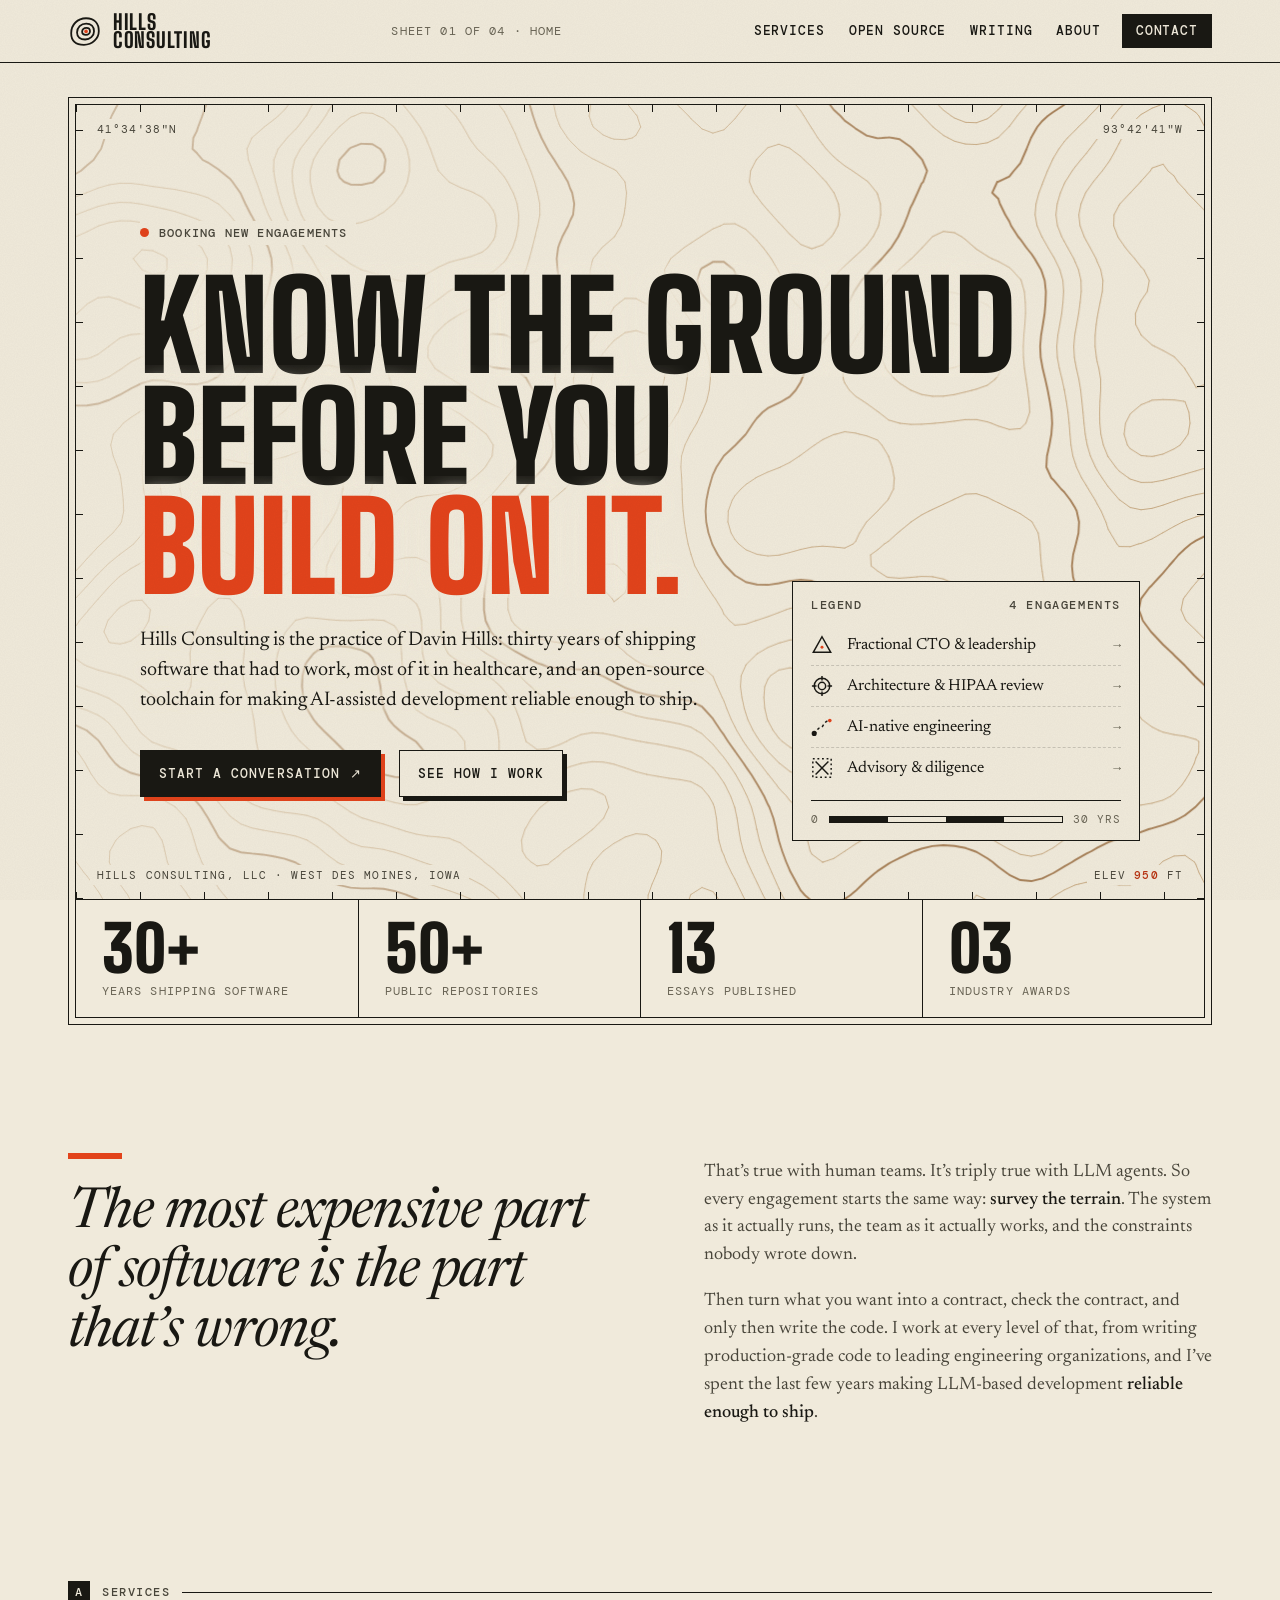
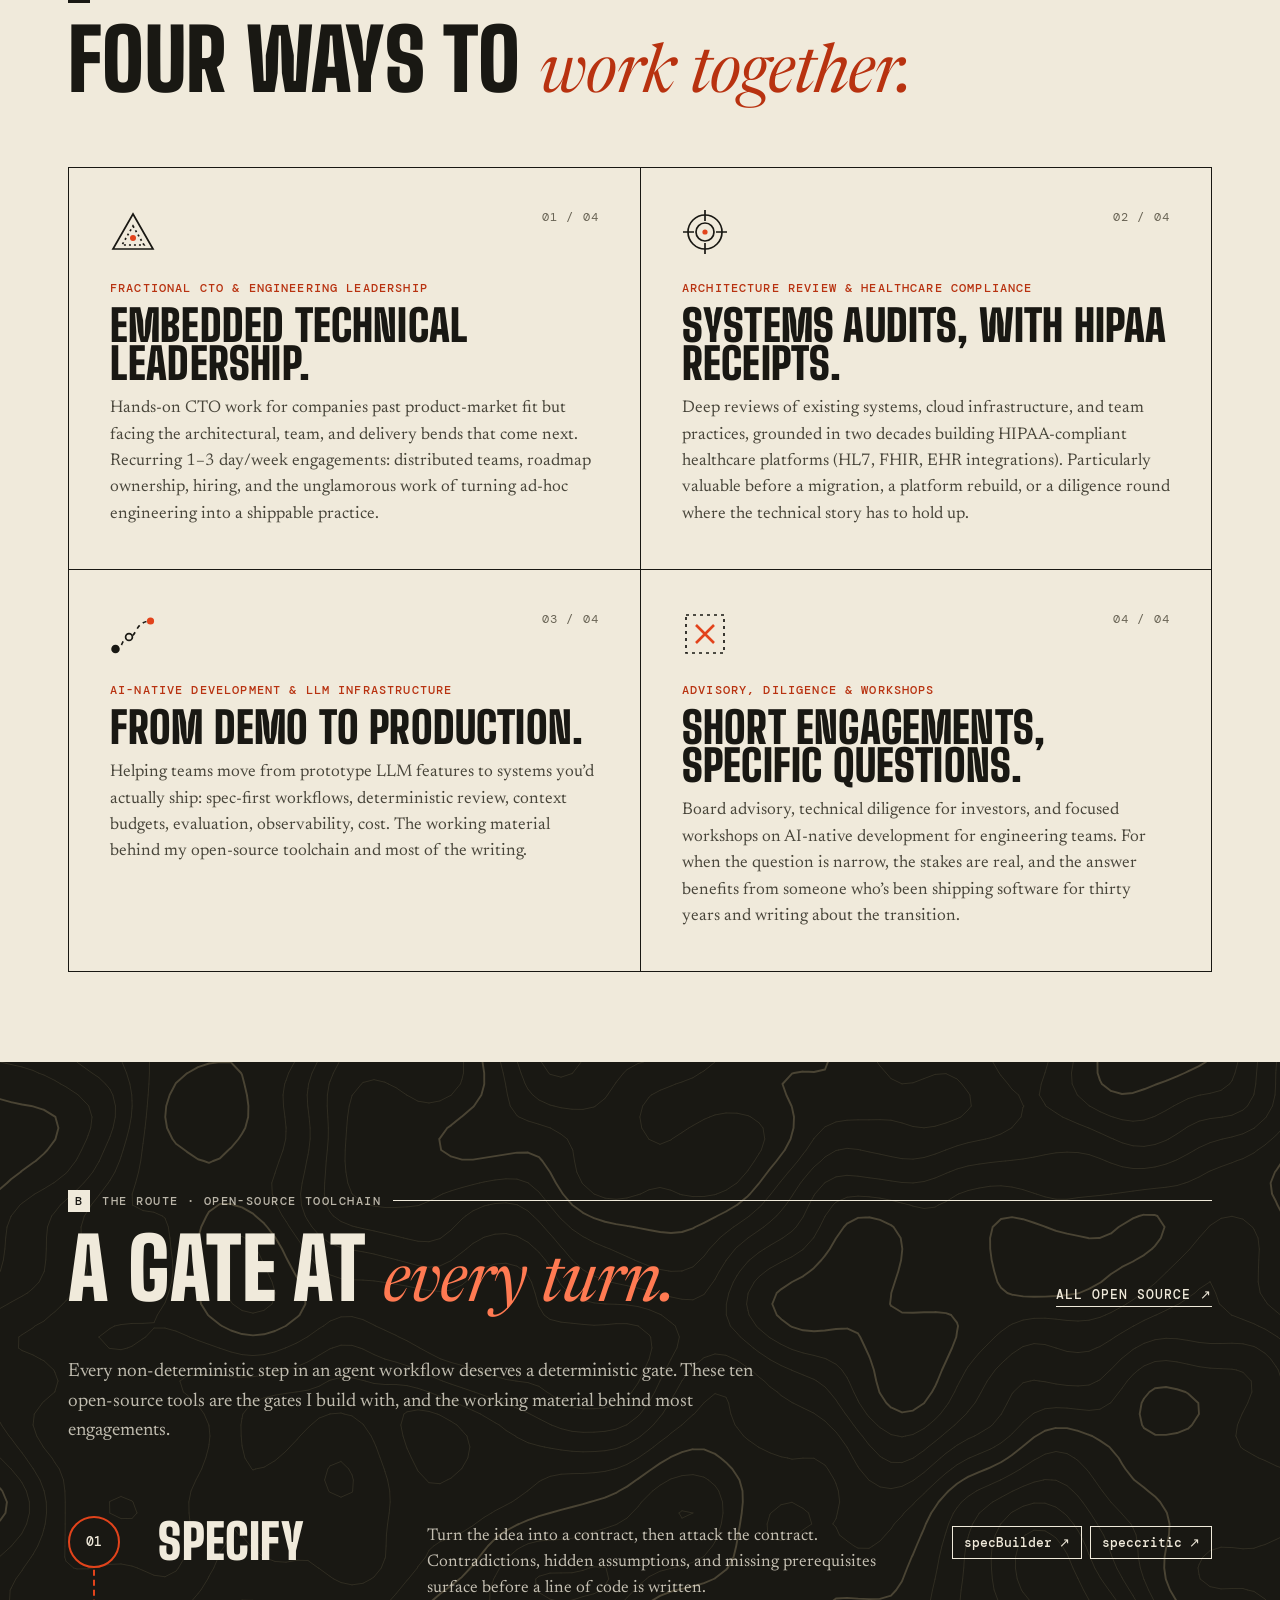
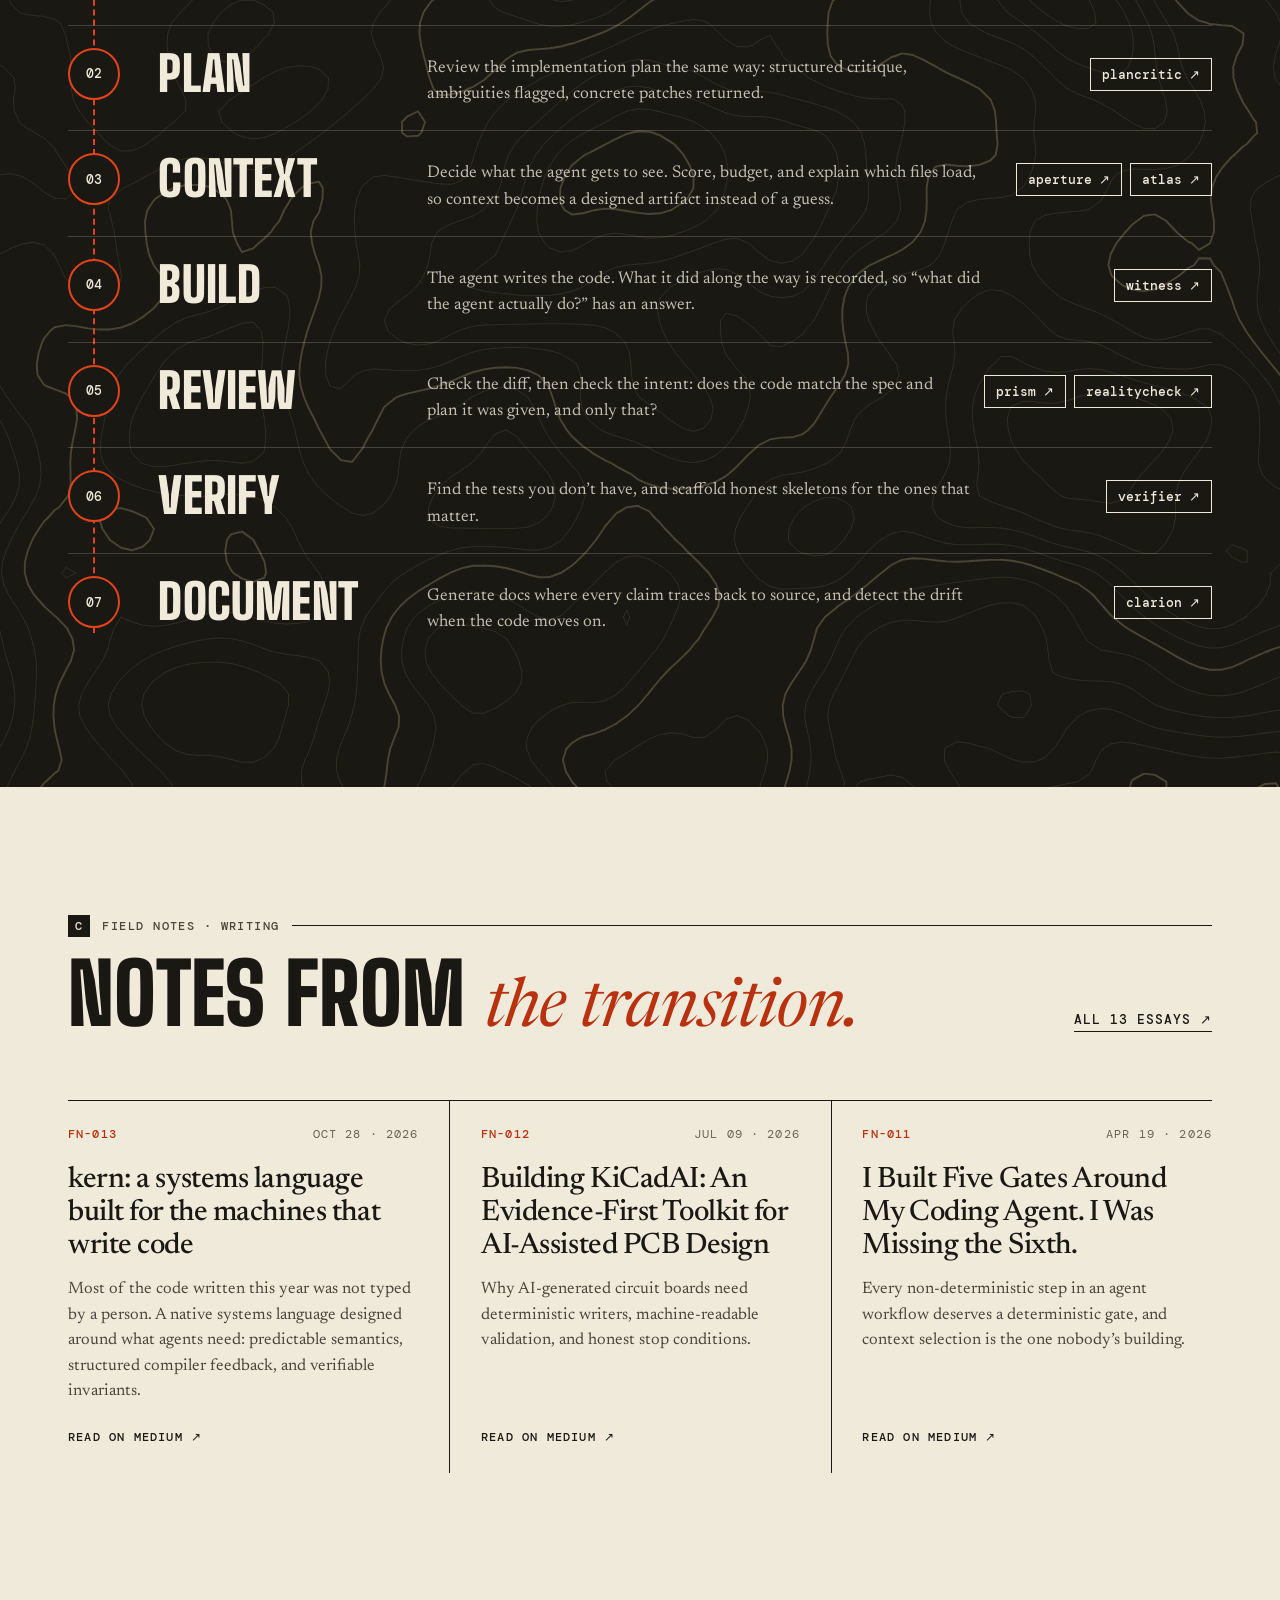
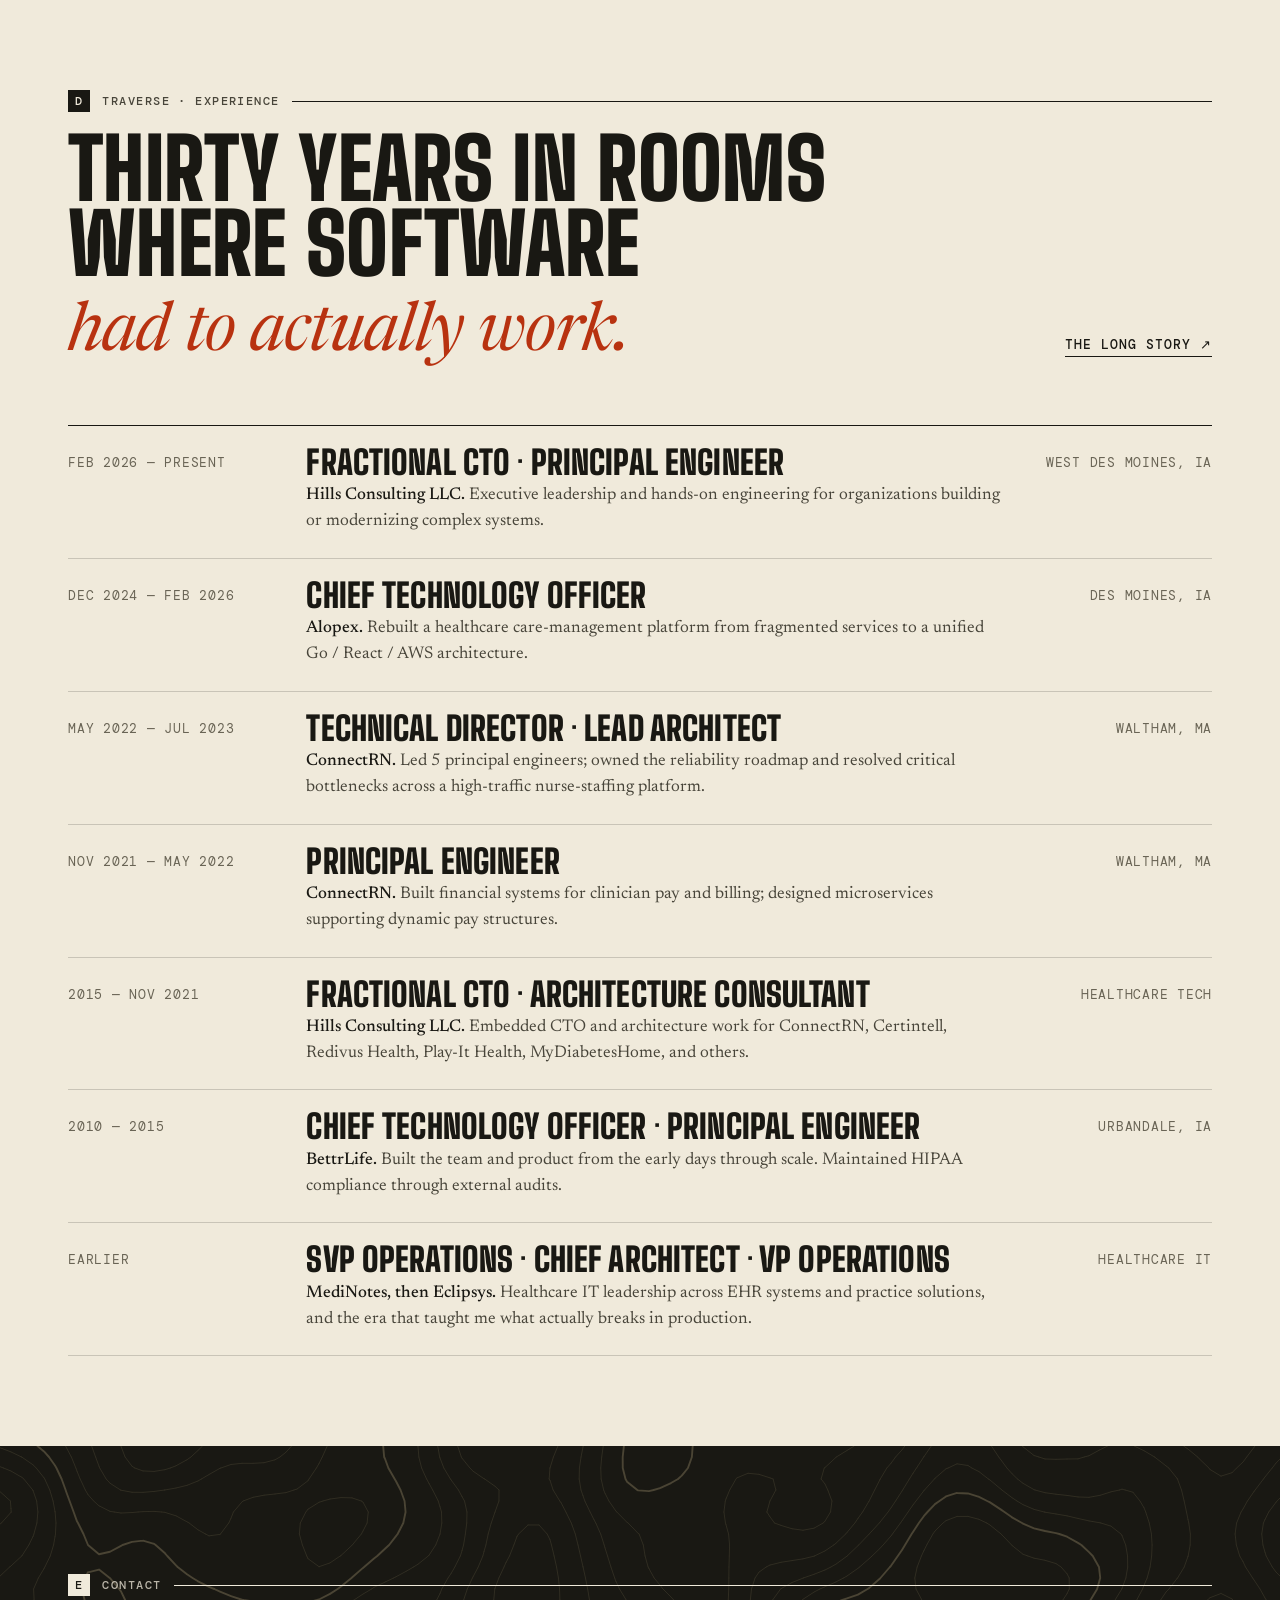
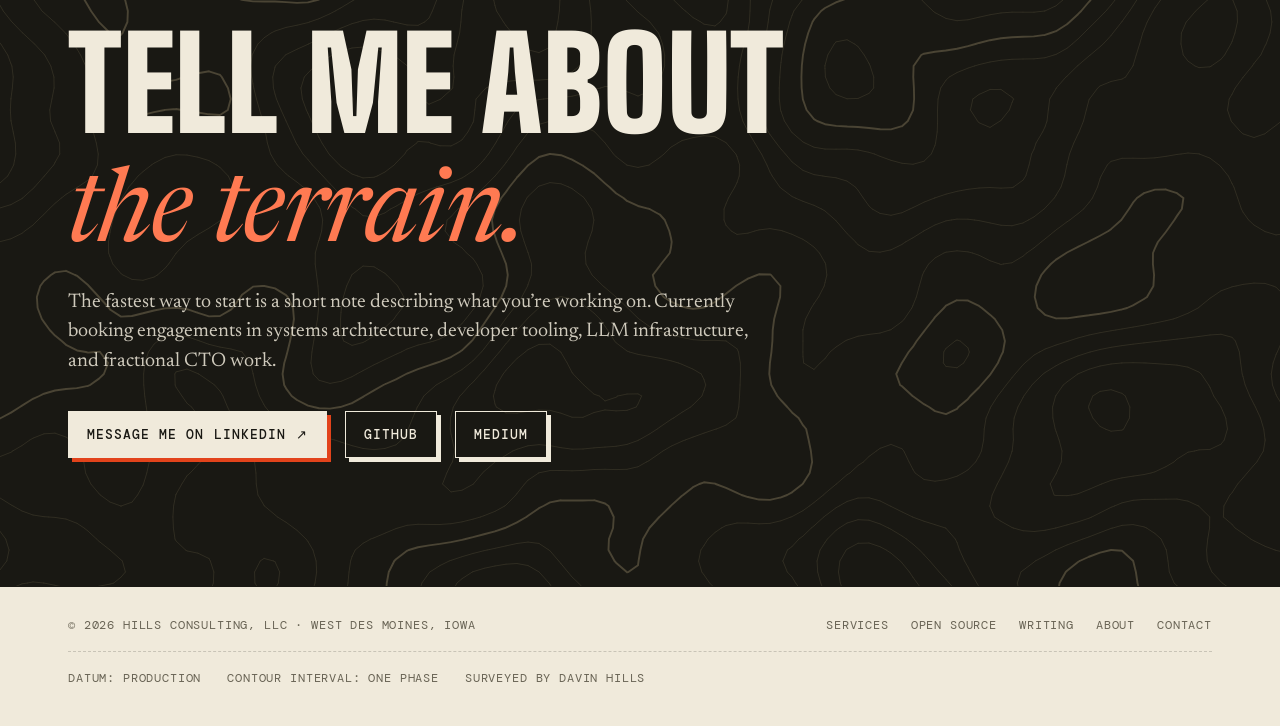
<file: index.html>
<!doctype html>
<html lang="en">
<head>
<meta charset="utf-8">
<meta name="viewport" content="width=device-width,initial-scale=1">
<title>Hills Consulting — Fractional CTO, architecture &amp; AI-native engineering</title>
<meta name="description" content="Hills Consulting is the practice of Davin Hills: fractional CTO, architecture review, and AI-native engineering for teams building software that has to work. West Des Moines, Iowa.">
<meta property="og:title" content="Hills Consulting — Know the ground before you build on it.">
<meta property="og:description" content="Fractional CTO, architecture review, and AI-native engineering from Davin Hills. Thirty years of shipping software that had to work.">
<meta property="og:type" content="website">
<meta name="theme-color" content="#f0eadb">
<link rel="icon" href="favicon.svg" type="image/svg+xml">
<link rel="preconnect" href="https://fonts.googleapis.com">
<link rel="preconnect" href="https://fonts.gstatic.com" crossorigin>
<link href="https://fonts.googleapis.com/css2?family=Big+Shoulders+Display:wght@600;800;900&family=DM+Mono:wght@400;500&family=Newsreader:ital,opsz,wght@0,6..72,400;0,6..72,500;1,6..72,400&display=swap" rel="stylesheet">
<link rel="stylesheet" href="site.css">
<script>document.documentElement.classList.add('js')</script>
</head>
<body>
<a class="skip" href="#main">Skip to content</a>

<header class="collar">
  <div class="wrap">
    <a class="brand" href="index.html" aria-label="Hills Consulting — home">
      <svg viewBox="0 0 32 32" fill="none" stroke="currentColor" stroke-width="1.7" aria-hidden="true"><path d="M3 18c0-8 6-14 14-14s12 5 12 12-6 13-14 13S3 25 3 18Z"/><path d="M8.5 17.5c0-5 3.7-8.5 8.6-8.5 4.6 0 7.4 3 7.4 7.2 0 4.6-3.8 7.8-8.4 7.8-4.4 0-7.6-2.3-7.6-6.5Z"/><path d="M13.3 16.8c0-2.3 1.8-3.8 4-3.8 2 0 3.4 1.4 3.4 3.2 0 2-1.7 3.4-3.8 3.4-2 0-3.6-1-3.6-2.8Z"/><circle cx="17" cy="16.4" r="1.7" fill="#e2431b" stroke="none"/></svg>
      <span>Hills<br>Consulting</span>
    </a>
    <span class="sheet">Sheet 01 of 04 · Home</span>
    <nav class="nav" aria-label="Primary">
      <a href="#services">Services</a>
      <a href="projects.html">Open source</a>
      <a href="writing.html">Writing</a>
      <a href="about.html">About</a>
      <a class="nav-cta" href="#contact">Contact</a>
    </nav>
  </div>
</header>

<main id="main">

<!-- ═════════ HERO ═════════ -->
<section class="hero">
  <div class="wrap">
    <div class="map-frame">
      <div class="map fade-left" data-contours data-interactive data-seed="11" style="cursor:crosshair">
        <canvas aria-hidden="true"></canvas>
        <span class="coord tl">41°34′38″N</span>
        <span class="coord tr">93°42′41″W</span>
        <span class="coord bl">Hills Consulting, LLC · West Des Moines, Iowa</span>
        <span class="coord br" data-elev aria-hidden="true">Elev <b>950</b> ft</span>

        <div class="map-body">
          <p class="eyebrow"><i></i> Booking new engagements</p>
          <h1>
            <span class="line"><span>Know the ground</span></span>
            <span class="line"><span>before you</span></span>
            <span class="line"><span class="blaze">build on it.</span></span>
          </h1>
          <p class="lede">Hills Consulting is the practice of Davin Hills: thirty years of shipping software that had to work, most of it in healthcare, and an open-source toolchain for making AI-assisted development reliable enough to ship.</p>
          <div class="actions">
            <a class="btn" href="#contact">Start a conversation <span class="arrow">↗</span></a>
            <a class="btn ghost" href="#route">See how I work</a>
          </div>

          <aside class="legend" aria-label="Services">
            <h2><span>Legend</span><span>4 engagements</span></h2>
            <ul>
              <li><a href="#services">
                <svg viewBox="0 0 24 24" fill="none" stroke="currentColor" stroke-width="1.6" aria-hidden="true"><path d="M12 3 21.5 20h-19Z"/><circle cx="12" cy="14.5" r="1.6" fill="#e2431b" stroke="none"/></svg>
                Fractional CTO &amp; leadership <span class="arrow">→</span></a></li>
              <li><a href="#services">
                <svg viewBox="0 0 24 24" fill="none" stroke="currentColor" stroke-width="1.6" aria-hidden="true"><circle cx="12" cy="12" r="8.5"/><circle cx="12" cy="12" r="4"/><path d="M12 1v5M12 18v5M1 12h5M18 12h5"/></svg>
                Architecture &amp; HIPAA review <span class="arrow">→</span></a></li>
              <li><a href="#services">
                <svg viewBox="0 0 24 24" fill="none" stroke="currentColor" stroke-width="1.6" aria-hidden="true"><path d="M3 19c4 0 3-6 7-6s3-8 11-8" stroke-dasharray="3 3"/><circle cx="3.5" cy="19" r="2" fill="currentColor"/><circle cx="20.5" cy="5" r="2" fill="#e2431b" stroke="none"/></svg>
                AI-native engineering <span class="arrow">→</span></a></li>
              <li><a href="#services">
                <svg viewBox="0 0 24 24" fill="none" stroke="currentColor" stroke-width="1.6" aria-hidden="true"><path d="M5 5 19 19M19 5 5 19"/><rect x="2" y="2" width="20" height="20" stroke-dasharray="2 3"/></svg>
                Advisory &amp; diligence <span class="arrow">→</span></a></li>
            </ul>
            <div class="scale" aria-hidden="true"><span>0</span><i></i><span>30 yrs</span></div>
          </aside>
        </div>
      </div>

      <div class="stats">
        <div><b>30+</b><span>Years shipping software</span></div>
        <div><b>50+</b><span>Public repositories</span></div>
        <div><b>13</b><span>Essays published</span></div>
        <div><b>03</b><span>Industry awards</span></div>
      </div>
    </div>
  </div>
</section>

<!-- ═════════ PREMISE ═════════ -->
<section class="section" id="premise">
  <div class="wrap premise">
    <blockquote class="reveal">The most expensive part of software is the part that’s wrong.</blockquote>
    <div class="body reveal">
      <p>That’s true with human teams. It’s triply true with LLM agents. So every engagement starts the same way: <strong>survey the terrain</strong>. The system as it actually runs, the team as it actually works, and the constraints nobody wrote down.</p>
      <p>Then turn what you want into a contract, check the contract, and only then write the code. I work at every level of that, from writing production-grade code to leading engineering organizations, and I’ve spent the last few years making LLM-based development <strong>reliable enough to ship</strong>.</p>
    </div>
  </div>
</section>

<!-- ═════════ SERVICES ═════════ -->
<section class="section tight" id="services">
  <div class="wrap">
    <header class="sec-head reveal">
      <p class="kicker"><b>A</b> Services</p>
      <h2>Four ways to <em>work together.</em></h2>
    </header>

    <div class="services reveal">
      <article class="service">
        <span class="no">01 / 04</span>
        <svg class="sym" viewBox="0 0 46 46" fill="none" stroke="currentColor" stroke-width="1.7" aria-hidden="true"><path d="M23 5 43 40H3Z"/><path d="M23 17 34 36H12Z" stroke-dasharray="2 3"/><circle cx="23" cy="29" r="3" fill="#e2431b" stroke="none"/></svg>
        <p class="label">Fractional CTO &amp; engineering leadership</p>
        <h3>Embedded technical leadership.</h3>
        <p>Hands-on CTO work for companies past product-market fit but facing the architectural, team, and delivery bends that come next. Recurring 1–3 day/week engagements: distributed teams, roadmap ownership, hiring, and the unglamorous work of turning ad-hoc engineering into a shippable practice.</p>
      </article>
      <article class="service">
        <span class="no">02 / 04</span>
        <svg class="sym" viewBox="0 0 46 46" fill="none" stroke="currentColor" stroke-width="1.7" aria-hidden="true"><circle cx="23" cy="23" r="17"/><circle cx="23" cy="23" r="9"/><path d="M23 1v11M23 34v11M1 23h11M34 23h11"/><circle cx="23" cy="23" r="2.6" fill="#e2431b" stroke="none"/></svg>
        <p class="label">Architecture review &amp; healthcare compliance</p>
        <h3>Systems audits, with HIPAA receipts.</h3>
        <p>Deep reviews of existing systems, cloud infrastructure, and team practices, grounded in two decades building HIPAA-compliant healthcare platforms (HL7, FHIR, EHR integrations). Particularly valuable before a migration, a platform rebuild, or a diligence round where the technical story has to hold up.</p>
      </article>
      <article class="service">
        <span class="no">03 / 04</span>
        <svg class="sym" viewBox="0 0 46 46" fill="none" stroke="currentColor" stroke-width="1.7" aria-hidden="true"><path d="M5 38c9 0 6-12 14-12s6-16 22-16" stroke-dasharray="4 4"/><circle cx="5.5" cy="38" r="3.4" fill="currentColor"/><circle cx="19" cy="26" r="3.4" fill="#f0eadb"/><circle cx="40.5" cy="10" r="3.6" fill="#e2431b" stroke="none"/></svg>
        <p class="label">AI-native development &amp; LLM infrastructure</p>
        <h3>From demo to production.</h3>
        <p>Helping teams move from prototype LLM features to systems you’d actually ship: spec-first workflows, deterministic review, context budgets, evaluation, observability, cost. The working material behind my open-source toolchain and most of the writing.</p>
      </article>
      <article class="service">
        <span class="no">04 / 04</span>
        <svg class="sym" viewBox="0 0 46 46" fill="none" stroke="currentColor" stroke-width="1.7" aria-hidden="true"><rect x="4" y="4" width="38" height="38" stroke-dasharray="3 4"/><path d="M14 14 32 32M32 14 14 32" stroke="#e2431b" stroke-width="2.6"/></svg>
        <p class="label">Advisory, diligence &amp; workshops</p>
        <h3>Short engagements, specific questions.</h3>
        <p>Board advisory, technical diligence for investors, and focused workshops on AI-native development for engineering teams. For when the question is narrow, the stakes are real, and the answer benefits from someone who’s been shipping software for thirty years and writing about the transition.</p>
      </article>
    </div>
  </div>
</section>

<!-- ═════════ ROUTE (toolchain) ═════════ -->
<section class="section night" id="route" data-contours data-seed="29">
  <canvas aria-hidden="true"></canvas>
  <div class="wrap">
    <header class="sec-head reveal">
      <p class="kicker"><b>B</b> The route · open-source toolchain</p>
      <h2>A gate at <em>every turn.</em></h2>
      <a class="more" href="projects.html">All open source <span class="arrow">↗</span></a>
    </header>
    <p class="sec-sub reveal">Every non-deterministic step in an agent workflow deserves a deterministic gate. These ten open-source tools are the gates I build with, and the working material behind most engagements.</p>

    <ol class="route">
      <li class="stop reveal">
        <div class="marker">01</div>
        <h3>Specify</h3>
        <p>Turn the idea into a contract, then attack the contract. Contradictions, hidden assumptions, and missing prerequisites surface before a line of code is written.</p>
        <div class="tools">
          <a href="https://github.com/dshills/specBuilder" target="_blank" rel="noopener">specBuilder <span class="arrow">↗</span></a>
          <a href="https://github.com/dshills/speccritic" target="_blank" rel="noopener">speccritic <span class="arrow">↗</span></a>
        </div>
      </li>
      <li class="stop reveal">
        <div class="marker">02</div>
        <h3>Plan</h3>
        <p>Review the implementation plan the same way: structured critique, ambiguities flagged, concrete patches returned.</p>
        <div class="tools">
          <a href="https://github.com/dshills/plancritic" target="_blank" rel="noopener">plancritic <span class="arrow">↗</span></a>
        </div>
      </li>
      <li class="stop reveal">
        <div class="marker">03</div>
        <h3>Context</h3>
        <p>Decide what the agent gets to see. Score, budget, and explain which files load, so context becomes a designed artifact instead of a guess.</p>
        <div class="tools">
          <a href="https://github.com/dshills/aperture" target="_blank" rel="noopener">aperture <span class="arrow">↗</span></a>
          <a href="https://github.com/dshills/atlas" target="_blank" rel="noopener">atlas <span class="arrow">↗</span></a>
        </div>
      </li>
      <li class="stop reveal">
        <div class="marker">04</div>
        <h3>Build</h3>
        <p>The agent writes the code. What it did along the way is recorded, so “what did the agent actually do?” has an answer.</p>
        <div class="tools">
          <a href="https://github.com/dshills/witness" target="_blank" rel="noopener">witness <span class="arrow">↗</span></a>
        </div>
      </li>
      <li class="stop reveal">
        <div class="marker">05</div>
        <h3>Review</h3>
        <p>Check the diff, then check the intent: does the code match the spec and plan it was given, and only that?</p>
        <div class="tools">
          <a href="https://github.com/dshills/prism" target="_blank" rel="noopener">prism <span class="arrow">↗</span></a>
          <a href="https://github.com/dshills/RealityCheck" target="_blank" rel="noopener">realitycheck <span class="arrow">↗</span></a>
        </div>
      </li>
      <li class="stop reveal">
        <div class="marker">06</div>
        <h3>Verify</h3>
        <p>Find the tests you don’t have, and scaffold honest skeletons for the ones that matter.</p>
        <div class="tools">
          <a href="https://github.com/dshills/verifier" target="_blank" rel="noopener">verifier <span class="arrow">↗</span></a>
        </div>
      </li>
      <li class="stop reveal">
        <div class="marker">07</div>
        <h3>Document</h3>
        <p>Generate docs where every claim traces back to source, and detect the drift when the code moves on.</p>
        <div class="tools">
          <a href="https://github.com/dshills/clarion" target="_blank" rel="noopener">clarion <span class="arrow">↗</span></a>
        </div>
      </li>
    </ol>
  </div>
</section>

<!-- ═════════ FIELD NOTES (writing) ═════════ -->
<section class="section" id="writing">
  <div class="wrap">
    <header class="sec-head reveal">
      <p class="kicker"><b>C</b> Field notes · writing</p>
      <h2>Notes from <em>the transition.</em></h2>
      <a class="more" href="writing.html">All 13 essays <span class="arrow">↗</span></a>
    </header>

    <div class="notes reveal">
      <a class="note" href="https://dshills.medium.com/kern-a-systems-language-built-for-the-machines-that-write-code-0d4101c043d7" target="_blank" rel="noopener">
        <div class="meta"><b>FN-013</b><span>Oct 28 · 2026</span></div>
        <h3>kern: a systems language built for the machines that write code</h3>
        <p>Most of the code written this year was not typed by a person. A native systems language designed around what agents need: predictable semantics, structured compiler feedback, and verifiable invariants.</p>
        <span class="read">Read on Medium <span class="arrow">↗</span></span>
      </a>
      <a class="note" href="https://dshills.medium.com/building-kicadai-an-evidence-first-toolkit-for-ai-assisted-pcb-design-5d7308f4e49d" target="_blank" rel="noopener">
        <div class="meta"><b>FN-012</b><span>Jul 09 · 2026</span></div>
        <h3>Building KiCadAI: An Evidence-First Toolkit for AI-Assisted PCB Design</h3>
        <p>Why AI-generated circuit boards need deterministic writers, machine-readable validation, and honest stop conditions.</p>
        <span class="read">Read on Medium <span class="arrow">↗</span></span>
      </a>
      <a class="note" href="https://dshills.medium.com/i-built-five-gates-around-my-coding-agent-i-was-missing-the-sixth-d3579d101a4a" target="_blank" rel="noopener">
        <div class="meta"><b>FN-011</b><span>Apr 19 · 2026</span></div>
        <h3>I Built Five Gates Around My Coding Agent. I Was Missing the Sixth.</h3>
        <p>Every non-deterministic step in an agent workflow deserves a deterministic gate, and context selection is the one nobody’s building.</p>
        <span class="read">Read on Medium <span class="arrow">↗</span></span>
      </a>
    </div>
  </div>
</section>

<!-- ═════════ TRAVERSE (experience) ═════════ -->
<section class="section tight" id="experience">
  <div class="wrap">
    <header class="sec-head reveal">
      <p class="kicker"><b>D</b> Traverse · experience</p>
      <h2>Thirty years in rooms where software <em>had to actually work.</em></h2>
      <a class="more" href="about.html">The long story <span class="arrow">↗</span></a>
    </header>

    <div class="traverse">
      <article class="leg reveal">
        <span class="when">Feb 2026 — Present</span>
        <div><h3>Fractional CTO · Principal Engineer</h3>
          <p><b>Hills Consulting LLC.</b> Executive leadership and hands-on engineering for organizations building or modernizing complex systems.</p></div>
        <span class="where">West Des Moines, IA</span>
      </article>
      <article class="leg reveal">
        <span class="when">Dec 2024 — Feb 2026</span>
        <div><h3>Chief Technology Officer</h3>
          <p><b>Alopex.</b> Rebuilt a healthcare care-management platform from fragmented services to a unified Go / React / AWS architecture.</p></div>
        <span class="where">Des Moines, IA</span>
      </article>
      <article class="leg reveal">
        <span class="when">May 2022 — Jul 2023</span>
        <div><h3>Technical Director · Lead Architect</h3>
          <p><b>ConnectRN.</b> Led 5 principal engineers; owned the reliability roadmap and resolved critical bottlenecks across a high-traffic nurse-staffing platform.</p></div>
        <span class="where">Waltham, MA</span>
      </article>
      <article class="leg reveal">
        <span class="when">Nov 2021 — May 2022</span>
        <div><h3>Principal Engineer</h3>
          <p><b>ConnectRN.</b> Built financial systems for clinician pay and billing; designed microservices supporting dynamic pay structures.</p></div>
        <span class="where">Waltham, MA</span>
      </article>
      <article class="leg reveal">
        <span class="when">2015 — Nov 2021</span>
        <div><h3>Fractional CTO · Architecture Consultant</h3>
          <p><b>Hills Consulting LLC.</b> Embedded CTO and architecture work for ConnectRN, Certintell, Redivus Health, Play-It Health, MyDiabetesHome, and others.</p></div>
        <span class="where">Healthcare tech</span>
      </article>
      <article class="leg reveal">
        <span class="when">2010 — 2015</span>
        <div><h3>Chief Technology Officer · Principal Engineer</h3>
          <p><b>BettrLife.</b> Built the team and product from the early days through scale. Maintained HIPAA compliance through external audits.</p></div>
        <span class="where">Urbandale, IA</span>
      </article>
      <article class="leg reveal">
        <span class="when">Earlier</span>
        <div><h3>SVP Operations · Chief Architect · VP Operations</h3>
          <p><b>MediNotes, then Eclipsys.</b> Healthcare IT leadership across EHR systems and practice solutions, and the era that taught me what actually breaks in production.</p></div>
        <span class="where">Healthcare IT</span>
      </article>
    </div>
  </div>
</section>

<!-- ═════════ CONTACT ═════════ -->
<section class="section night contact" id="contact" data-contours data-interactive data-seed="53">
  <canvas aria-hidden="true"></canvas>
  <div class="wrap">
    <p class="kicker reveal"><b>E</b> Contact</p>
    <h2 class="reveal" style="margin-top:34px">Tell me about <em>the terrain.</em></h2>
    <p class="lede reveal">The fastest way to start is a short note describing what you’re working on. Currently booking engagements in systems architecture, developer tooling, LLM infrastructure, and fractional CTO work.</p>
    <div class="actions reveal">
      <a class="btn" href="https://linkedin.com/in/dshills" target="_blank" rel="noopener">Message me on LinkedIn <span class="arrow">↗</span></a>
      <a class="btn ghost" href="https://github.com/dshills" target="_blank" rel="noopener">GitHub</a>
      <a class="btn ghost" href="https://dshills.medium.com" target="_blank" rel="noopener">Medium</a>
    </div>
  </div>
</section>

</main>

<footer class="foot">
  <div class="wrap">
    <span>© 2026 Hills Consulting, LLC · West Des Moines, Iowa</span>
    <nav aria-label="Footer">
      <a href="#services">Services</a>
      <a href="projects.html">Open source</a>
      <a href="writing.html">Writing</a>
      <a href="about.html">About</a>
      <a href="#contact">Contact</a>
    </nav>
    <div class="datum">
      <span>Datum: production</span>
      <span>Contour interval: one phase</span>
      <span>Surveyed by Davin Hills</span>
    </div>
  </div>
</footer>

<script src="site.js" defer></script>
</body>
</html>
</file>
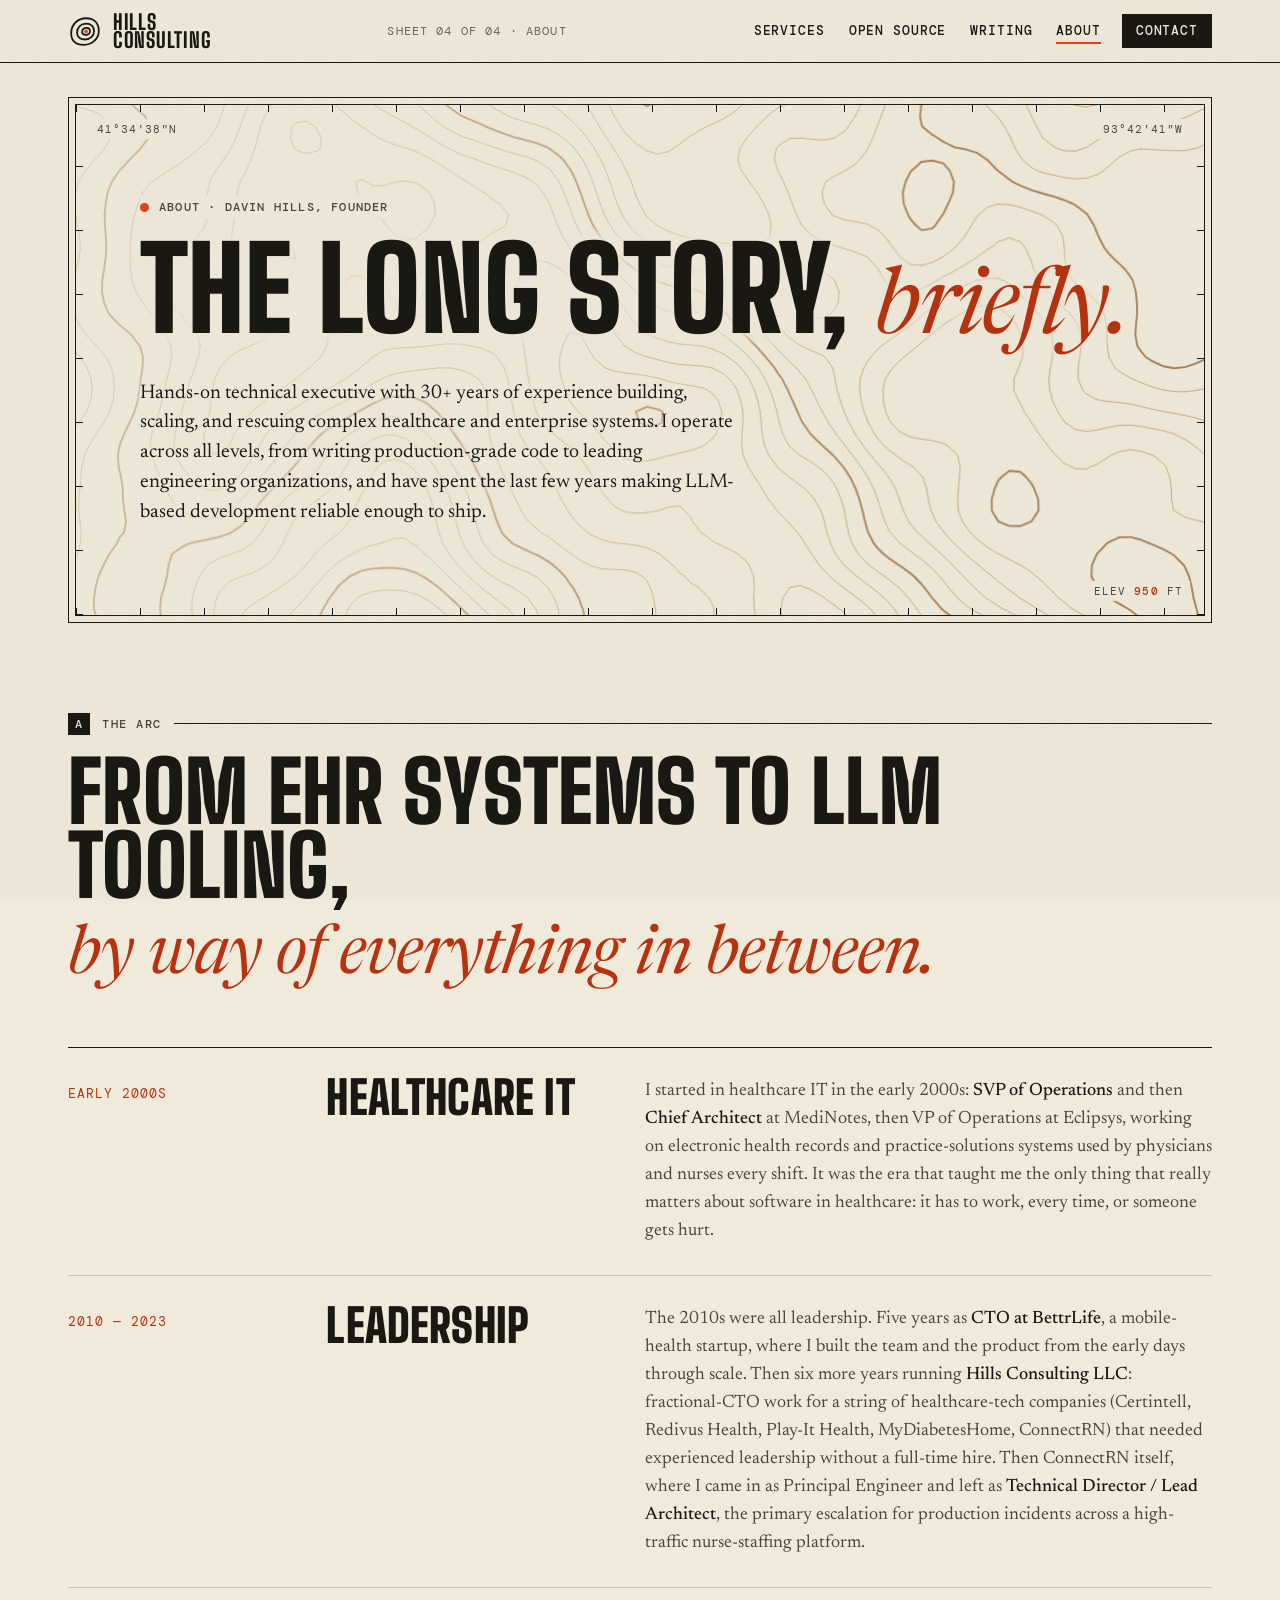
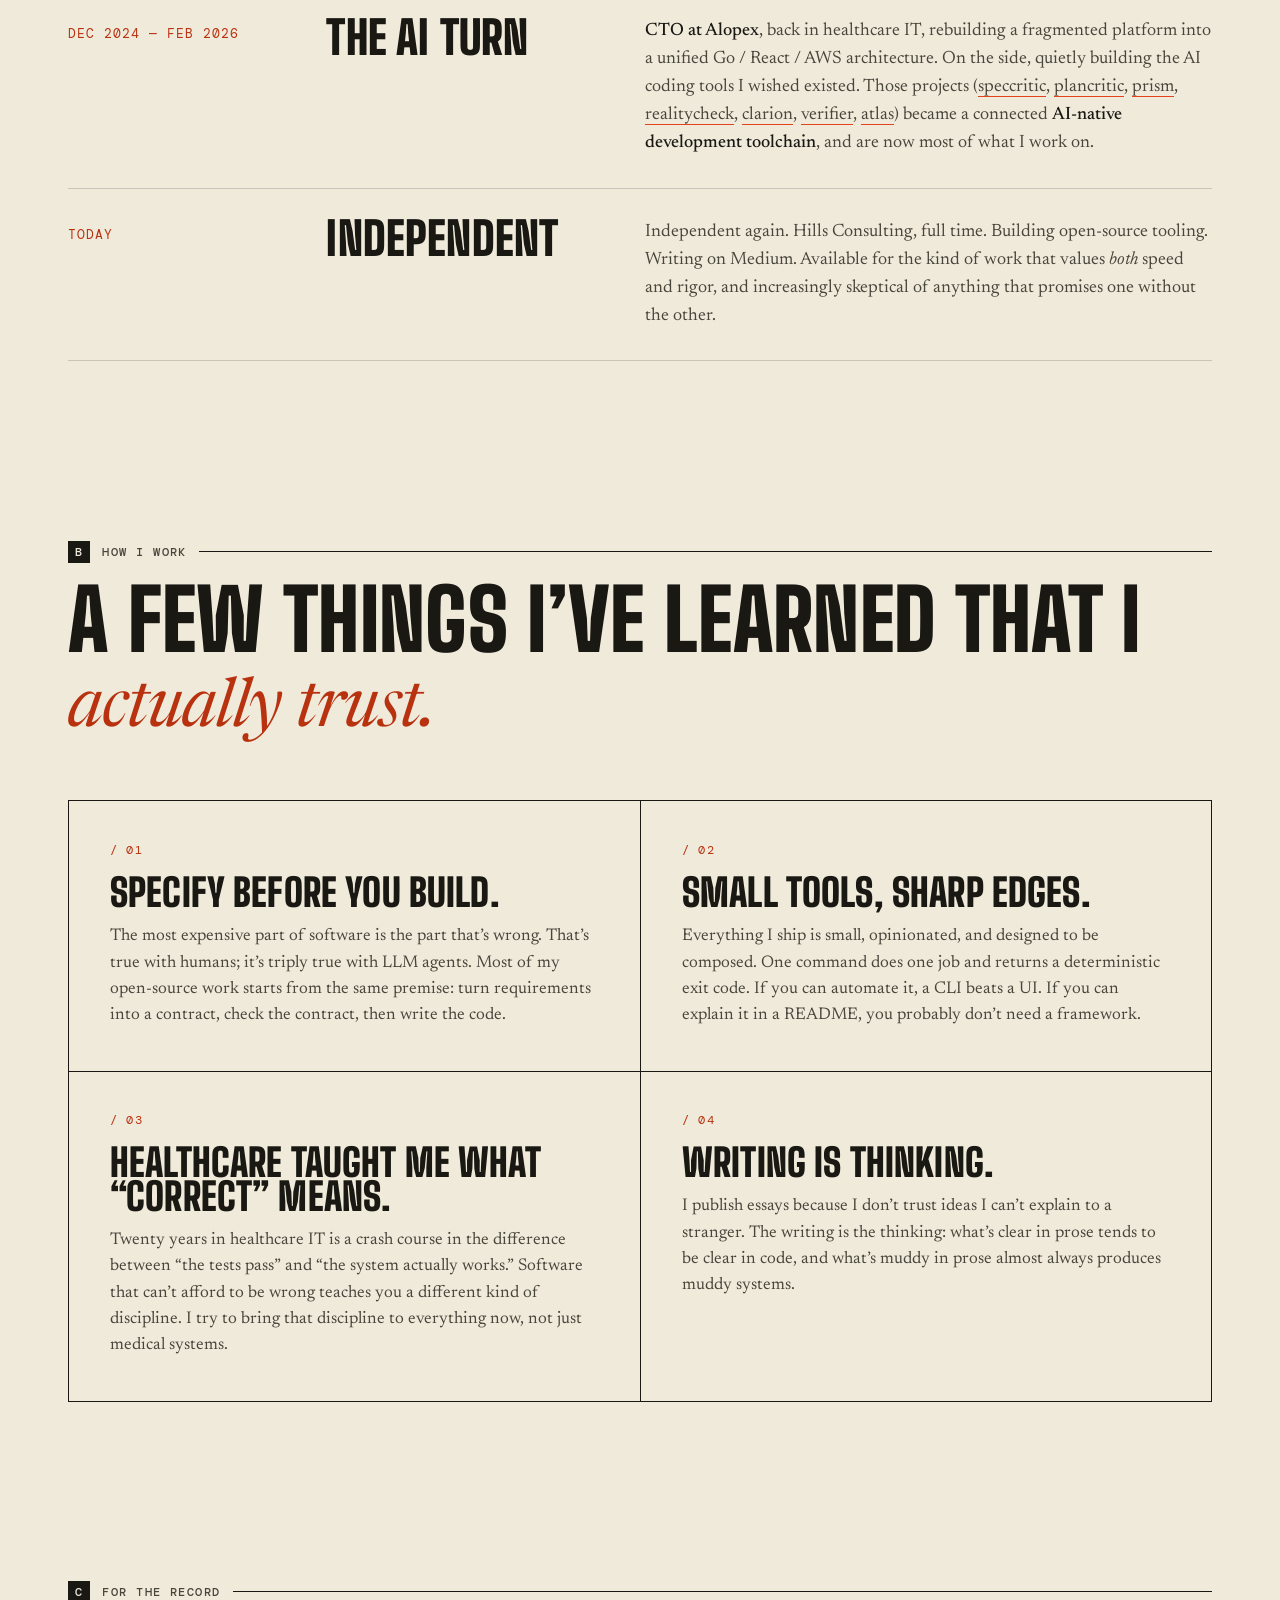
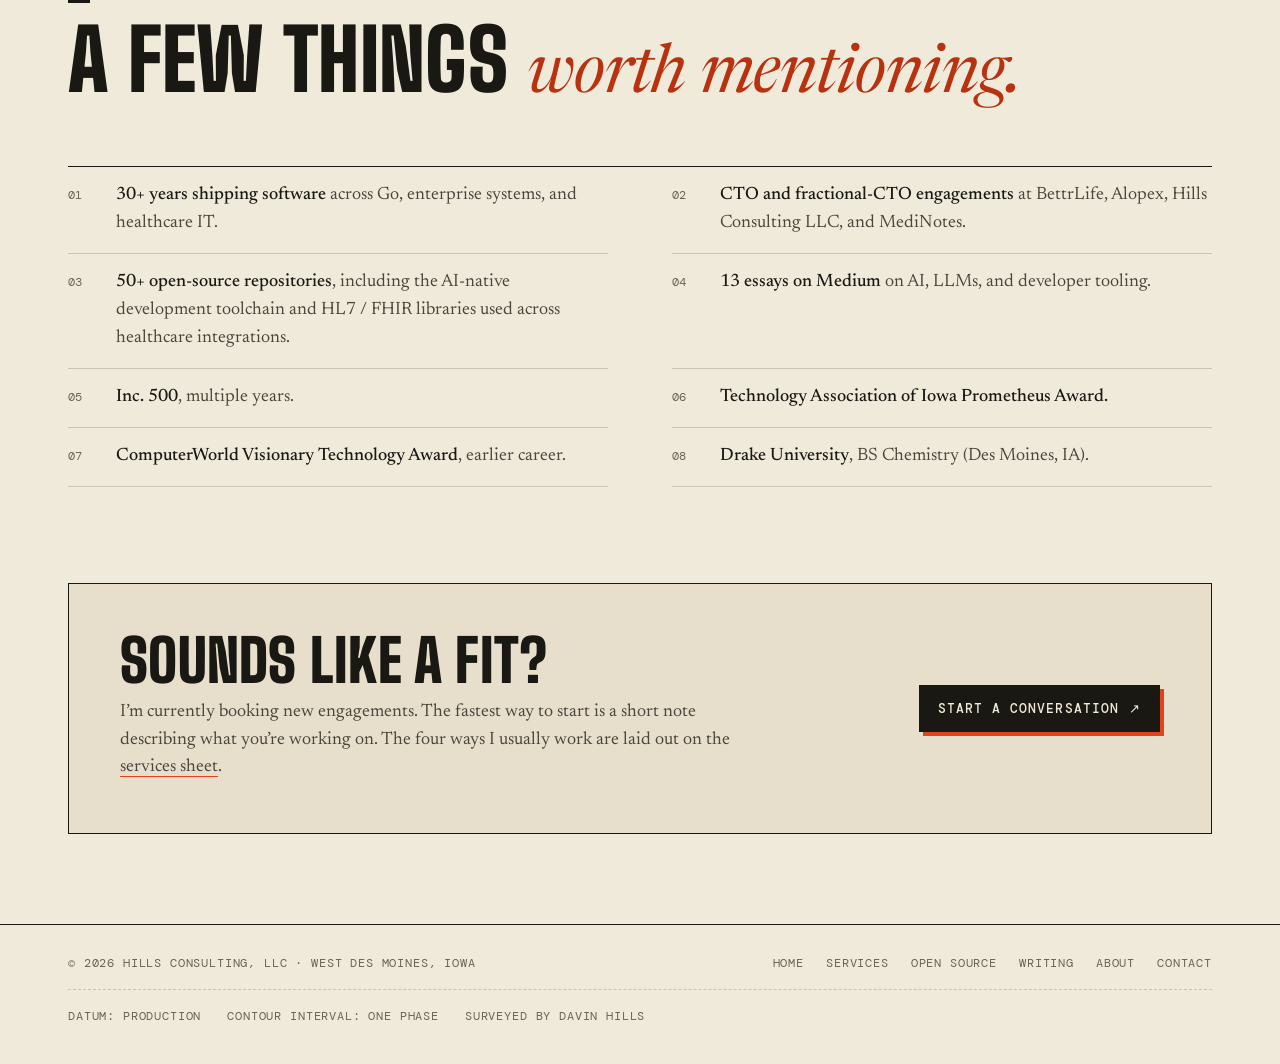
<file: about.html>
<!doctype html>
<html lang="en">
<head>
<meta charset="utf-8">
<meta name="viewport" content="width=device-width,initial-scale=1">
<title>About Davin Hills — Hills Consulting</title>
<meta name="description" content="Davin Hills is the founder of Hills Consulting: 30+ years building, scaling, and rescuing healthcare and enterprise systems, and now making LLM-based development reliable enough to ship.">
<meta property="og:title" content="About Davin Hills — Hills Consulting">
<meta property="og:description" content="Davin Hills is the founder of Hills Consulting: 30+ years building, scaling, and rescuing healthcare and enterprise systems, and now making LLM-based development reliable enough to ship.">
<meta property="og:type" content="website">
<meta name="theme-color" content="#f0eadb">
<link rel="icon" href="favicon.svg" type="image/svg+xml">
<link rel="preconnect" href="https://fonts.googleapis.com">
<link rel="preconnect" href="https://fonts.gstatic.com" crossorigin>
<link href="https://fonts.googleapis.com/css2?family=Big+Shoulders+Display:wght@600;800;900&family=DM+Mono:wght@400;500&family=Newsreader:ital,opsz,wght@0,6..72,400;0,6..72,500;1,6..72,400&display=swap" rel="stylesheet">
<link rel="stylesheet" href="site.css">
<script>document.documentElement.classList.add('js')</script>
</head>
<body>
<a class="skip" href="#main">Skip to content</a>

<header class="collar">
  <div class="wrap">
    <a class="brand" href="index.html" aria-label="Hills Consulting — home">
      <svg viewBox="0 0 32 32" fill="none" stroke="currentColor" stroke-width="1.7" aria-hidden="true"><path d="M3 18c0-8 6-14 14-14s12 5 12 12-6 13-14 13S3 25 3 18Z"/><path d="M8.5 17.5c0-5 3.7-8.5 8.6-8.5 4.6 0 7.4 3 7.4 7.2 0 4.6-3.8 7.8-8.4 7.8-4.4 0-7.6-2.3-7.6-6.5Z"/><path d="M13.3 16.8c0-2.3 1.8-3.8 4-3.8 2 0 3.4 1.4 3.4 3.2 0 2-1.7 3.4-3.8 3.4-2 0-3.6-1-3.6-2.8Z"/><circle cx="17" cy="16.4" r="1.7" fill="#e2431b" stroke="none"/></svg>
      <span>Hills<br>Consulting</span>
    </a>
    <span class="sheet">Sheet 04 of 04 · About</span>
    <nav class="nav" aria-label="Primary">
      <a href="index.html#services">Services</a>
      <a href="projects.html">Open source</a>
      <a href="writing.html">Writing</a>
      <a href="about.html" aria-current="page">About</a>
      <a class="nav-cta" href="index.html#contact">Contact</a>
    </nav>
  </div>
</header>

<main id="main">

<section class="hero page-hero">
  <div class="wrap">
    <div class="map-frame">
      <div class="map fade-left" data-contours data-interactive data-seed="89" style="cursor:crosshair">
        <canvas aria-hidden="true"></canvas>
        <span class="coord tl">41°34′38″N</span>
        <span class="coord tr">93°42′41″W</span>
        <span class="coord br" data-elev aria-hidden="true">Elev <b>950</b> ft</span>
        <div class="map-body">
          <p class="eyebrow"><i></i> About · Davin Hills, founder</p>
          <h1>The long story, <em>briefly.</em></h1>
          <p class="lede">Hands-on technical executive with 30+ years of experience building, scaling, and rescuing complex healthcare and enterprise systems. I operate across all levels, from writing production-grade code to leading engineering organizations, and have spent the last few years making LLM-based development reliable enough to ship.</p>
        </div>
      </div>
    </div>
  </div>
</section>

<section class="section tight">
  <div class="wrap">
    <header class="sec-head reveal">
      <p class="kicker"><b>A</b> The arc</p>
      <h2>From EHR systems to LLM tooling, <em>by way of everything in between.</em></h2>
    </header>
    <div class="arc">
      <article class="era reveal">
        <span class="when">Early 2000s</span>
        <h3>Healthcare IT</h3>
        <p>I started in healthcare IT in the early 2000s: <strong>SVP of Operations</strong> and then <strong>Chief Architect</strong> at MediNotes, then VP of Operations at Eclipsys, working on electronic health records and practice-solutions systems used by physicians and nurses every shift. It was the era that taught me the only thing that really matters about software in healthcare: it has to work, every time, or someone gets hurt.</p>
      </article>
      <article class="era reveal">
        <span class="when">2010 — 2023</span>
        <h3>Leadership</h3>
        <p>The 2010s were all leadership. Five years as <strong>CTO at BettrLife</strong>, a mobile-health startup, where I built the team and the product from the early days through scale. Then six more years running <strong>Hills Consulting LLC</strong>: fractional-CTO work for a string of healthcare-tech companies (Certintell, Redivus Health, Play-It Health, MyDiabetesHome, ConnectRN) that needed experienced leadership without a full-time hire. Then ConnectRN itself, where I came in as Principal Engineer and left as <strong>Technical Director / Lead Architect</strong>, the primary escalation for production incidents across a high-traffic nurse-staffing platform.</p>
      </article>
      <article class="era reveal">
        <span class="when">Dec 2024 — Feb 2026</span>
        <h3>The AI turn</h3>
        <p><strong>CTO at Alopex</strong>, back in healthcare IT, rebuilding a fragmented platform into a unified Go / React / AWS architecture. On the side, quietly building the AI coding tools I wished existed. Those projects (<a href="https://github.com/dshills/speccritic" target="_blank" rel="noopener">speccritic</a>, <a href="https://github.com/dshills/plancritic" target="_blank" rel="noopener">plancritic</a>, <a href="https://github.com/dshills/prism" target="_blank" rel="noopener">prism</a>, <a href="https://github.com/dshills/RealityCheck" target="_blank" rel="noopener">realitycheck</a>, <a href="https://github.com/dshills/clarion" target="_blank" rel="noopener">clarion</a>, <a href="https://github.com/dshills/verifier" target="_blank" rel="noopener">verifier</a>, <a href="https://github.com/dshills/atlas" target="_blank" rel="noopener">atlas</a>) became a connected <strong>AI-native development toolchain</strong>, and are now most of what I work on.</p>
      </article>
      <article class="era reveal">
        <span class="when">Today</span>
        <h3>Independent</h3>
        <p>Independent again. Hills Consulting, full time. Building open-source tooling. Writing on Medium. Available for the kind of work that values <em>both</em> speed and rigor, and increasingly skeptical of anything that promises one without the other.</p>
      </article>
    </div>
  </div>
</section>

<section class="section tight">
  <div class="wrap">
    <header class="sec-head reveal">
      <p class="kicker"><b>B</b> How I work</p>
      <h2>A few things I’ve learned that I <em>actually trust.</em></h2>
    </header>
    <div class="principles reveal">
      <article class="service">
        <span class="no">/ 01</span>
        <h3>Specify before you build.</h3>
        <p>The most expensive part of software is the part that’s wrong. That’s true with humans; it’s triply true with LLM agents. Most of my open-source work starts from the same premise: turn requirements into a contract, check the contract, then write the code.</p>
      </article>
      <article class="service">
        <span class="no">/ 02</span>
        <h3>Small tools, sharp edges.</h3>
        <p>Everything I ship is small, opinionated, and designed to be composed. One command does one job and returns a deterministic exit code. If you can automate it, a CLI beats a UI. If you can explain it in a README, you probably don’t need a framework.</p>
      </article>
      <article class="service">
        <span class="no">/ 03</span>
        <h3>Healthcare taught me what “correct” means.</h3>
        <p>Twenty years in healthcare IT is a crash course in the difference between “the tests pass” and “the system actually works.” Software that can’t afford to be wrong teaches you a different kind of discipline. I try to bring that discipline to everything now, not just medical systems.</p>
      </article>
      <article class="service">
        <span class="no">/ 04</span>
        <h3>Writing is thinking.</h3>
        <p>I publish essays because I don’t trust ideas I can’t explain to a stranger. The writing is the thinking: what’s clear in prose tends to be clear in code, and what’s muddy in prose almost always produces muddy systems.</p>
      </article>
    </div>
  </div>
</section>

<section class="section tight">
  <div class="wrap">
    <header class="sec-head reveal">
      <p class="kicker"><b>C</b> For the record</p>
      <h2>A few things <em>worth mentioning.</em></h2>
    </header>
    <ol class="record reveal">
      <li><span>01</span><div><b>30+ years shipping software</b> across Go, enterprise systems, and healthcare IT.</div></li>
      <li><span>02</span><div><b>CTO and fractional-CTO engagements</b> at BettrLife, Alopex, Hills Consulting LLC, and MediNotes.</div></li>
      <li><span>03</span><div><b>50+ open-source repositories</b>, including the AI-native development toolchain and HL7 / FHIR libraries used across healthcare integrations.</div></li>
      <li><span>04</span><div><b>13 essays on Medium</b> on AI, LLMs, and developer tooling.</div></li>
      <li><span>05</span><div><b>Inc. 500</b>, multiple years.</div></li>
      <li><span>06</span><div><b>Technology Association of Iowa Prometheus Award.</b></div></li>
      <li><span>07</span><div><b>ComputerWorld Visionary Technology Award</b>, earlier career.</div></li>
      <li><span>08</span><div><b>Drake University</b>, BS Chemistry (Des Moines, IA).</div></li>
    </ol>

    <aside class="callout reveal">
      <div>
        <h2>Sounds like a fit?</h2>
        <p>I’m currently booking new engagements. The fastest way to start is a short note describing what you’re working on. The four ways I usually work are laid out on the <a href='index.html#services' style='border-bottom:1.5px solid var(--blaze)'>services sheet</a>.</p>
      </div>
      <div class="actions">
        <a class="btn" href="index.html#contact">Start a conversation <span class="arrow">↗</span></a>
      </div>
    </aside>
  </div>
</section>
</main>

<footer class="foot">
  <div class="wrap">
    <span>© 2026 Hills Consulting, LLC · West Des Moines, Iowa</span>
    <nav aria-label="Footer">
      <a href="index.html">Home</a>
      <a href="index.html#services">Services</a>
      <a href="projects.html">Open source</a>
      <a href="writing.html">Writing</a>
      <a href="about.html">About</a>
      <a href="index.html#contact">Contact</a>
    </nav>
    <div class="datum">
      <span>Datum: production</span>
      <span>Contour interval: one phase</span>
      <span>Surveyed by Davin Hills</span>
    </div>
  </div>
</footer>

<script src="site.js" defer></script>
</body>
</html>
</file>
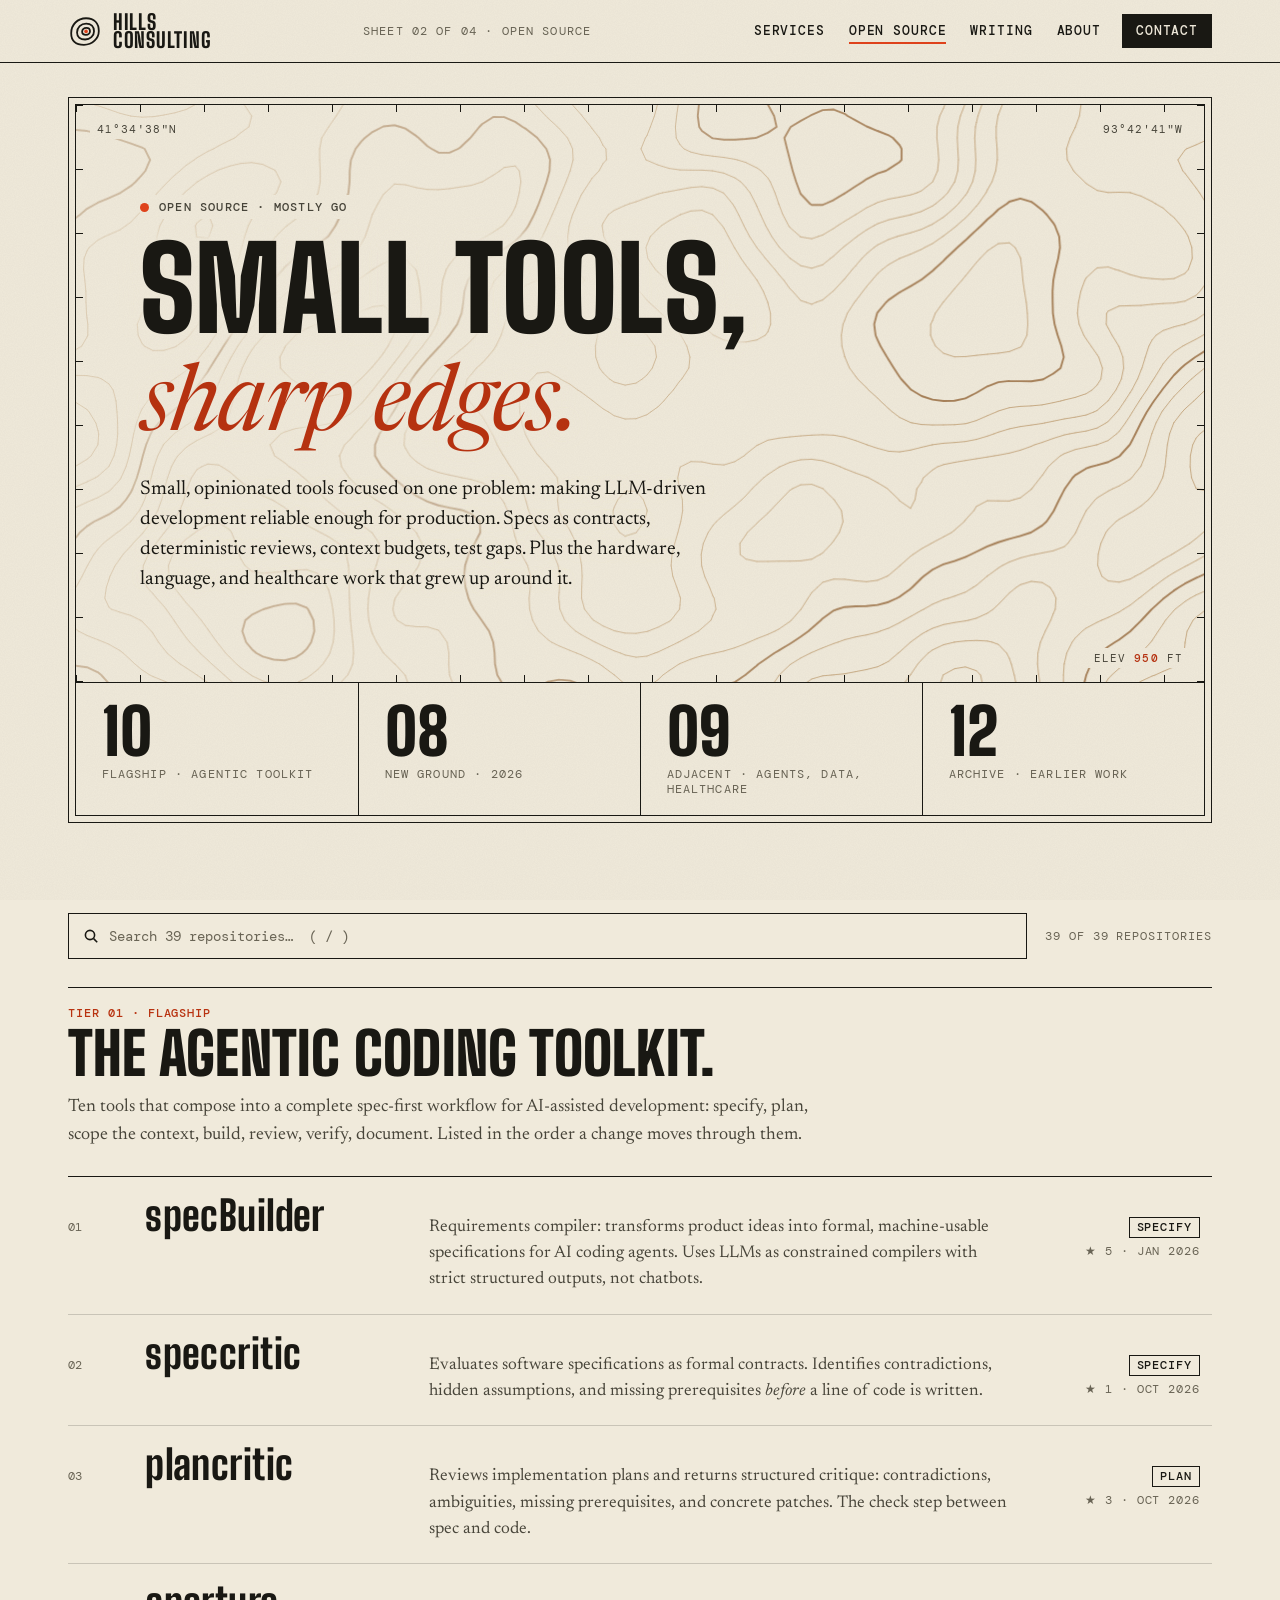
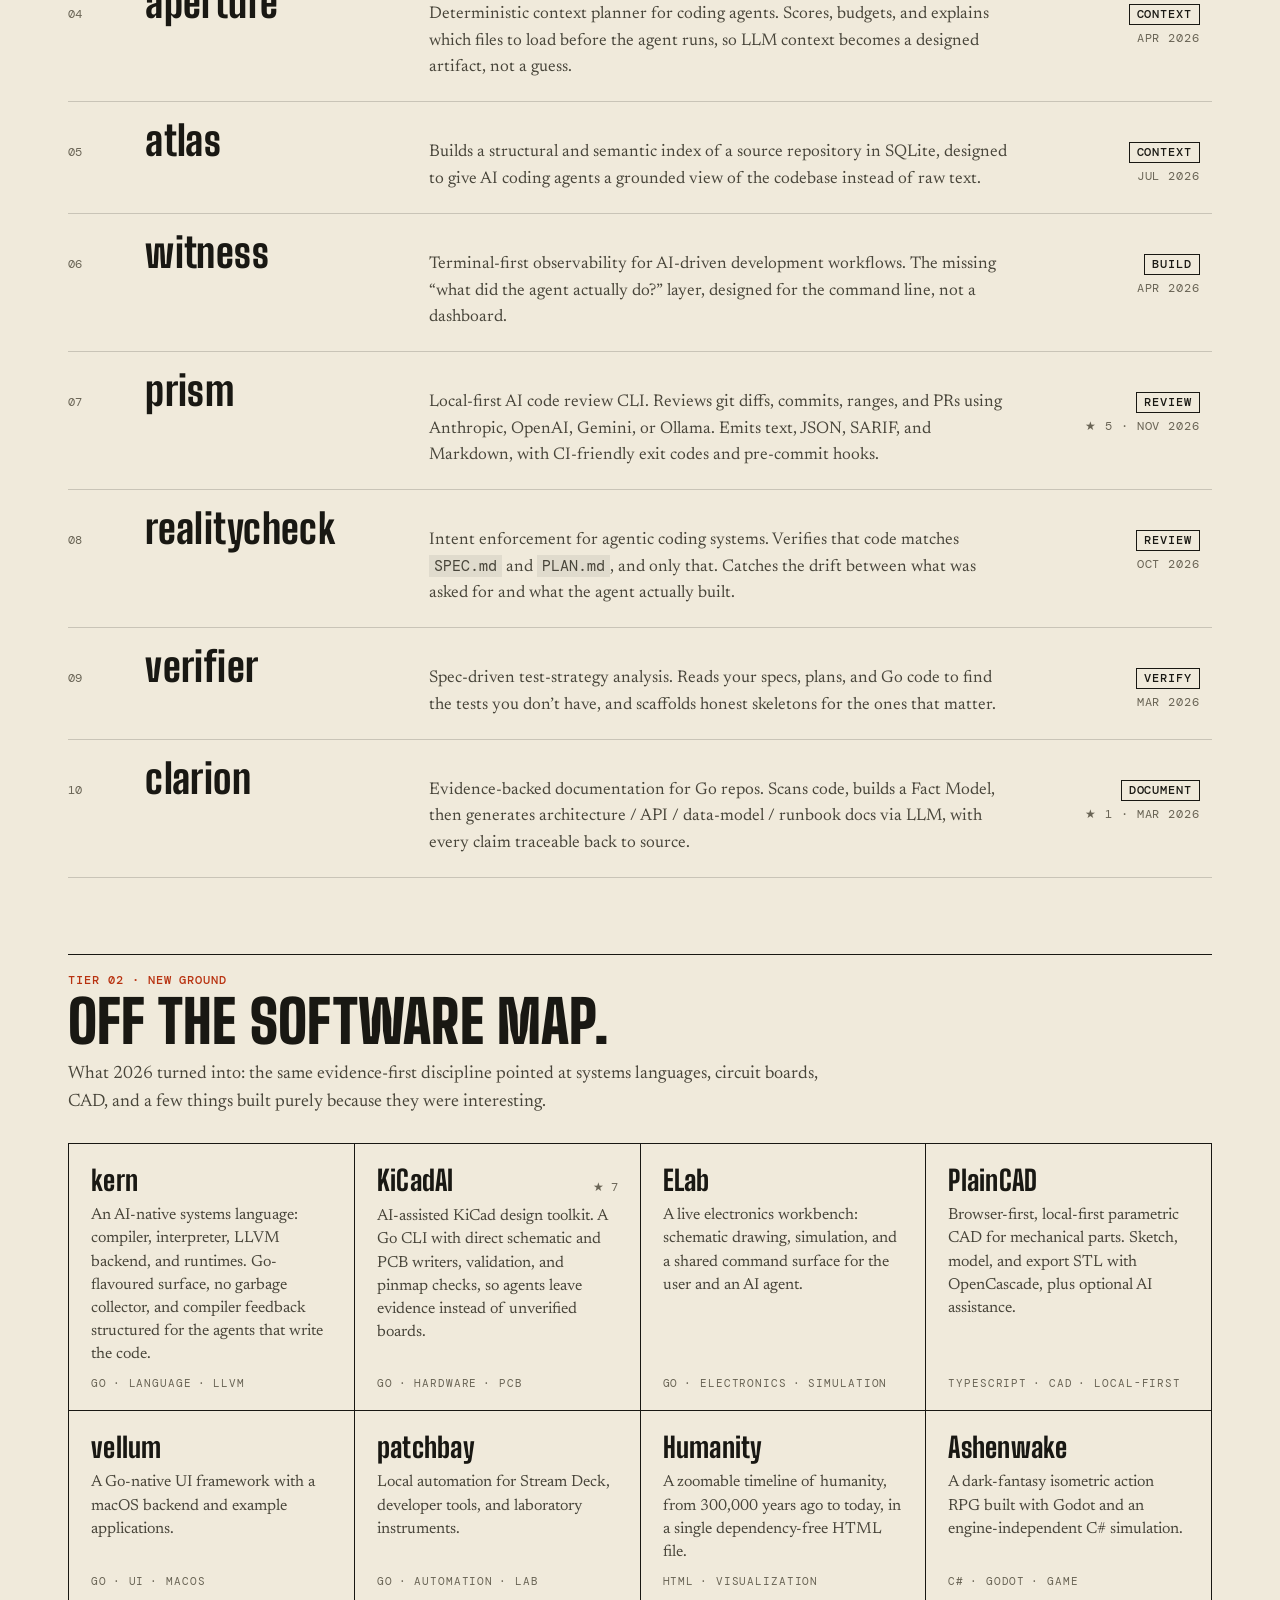
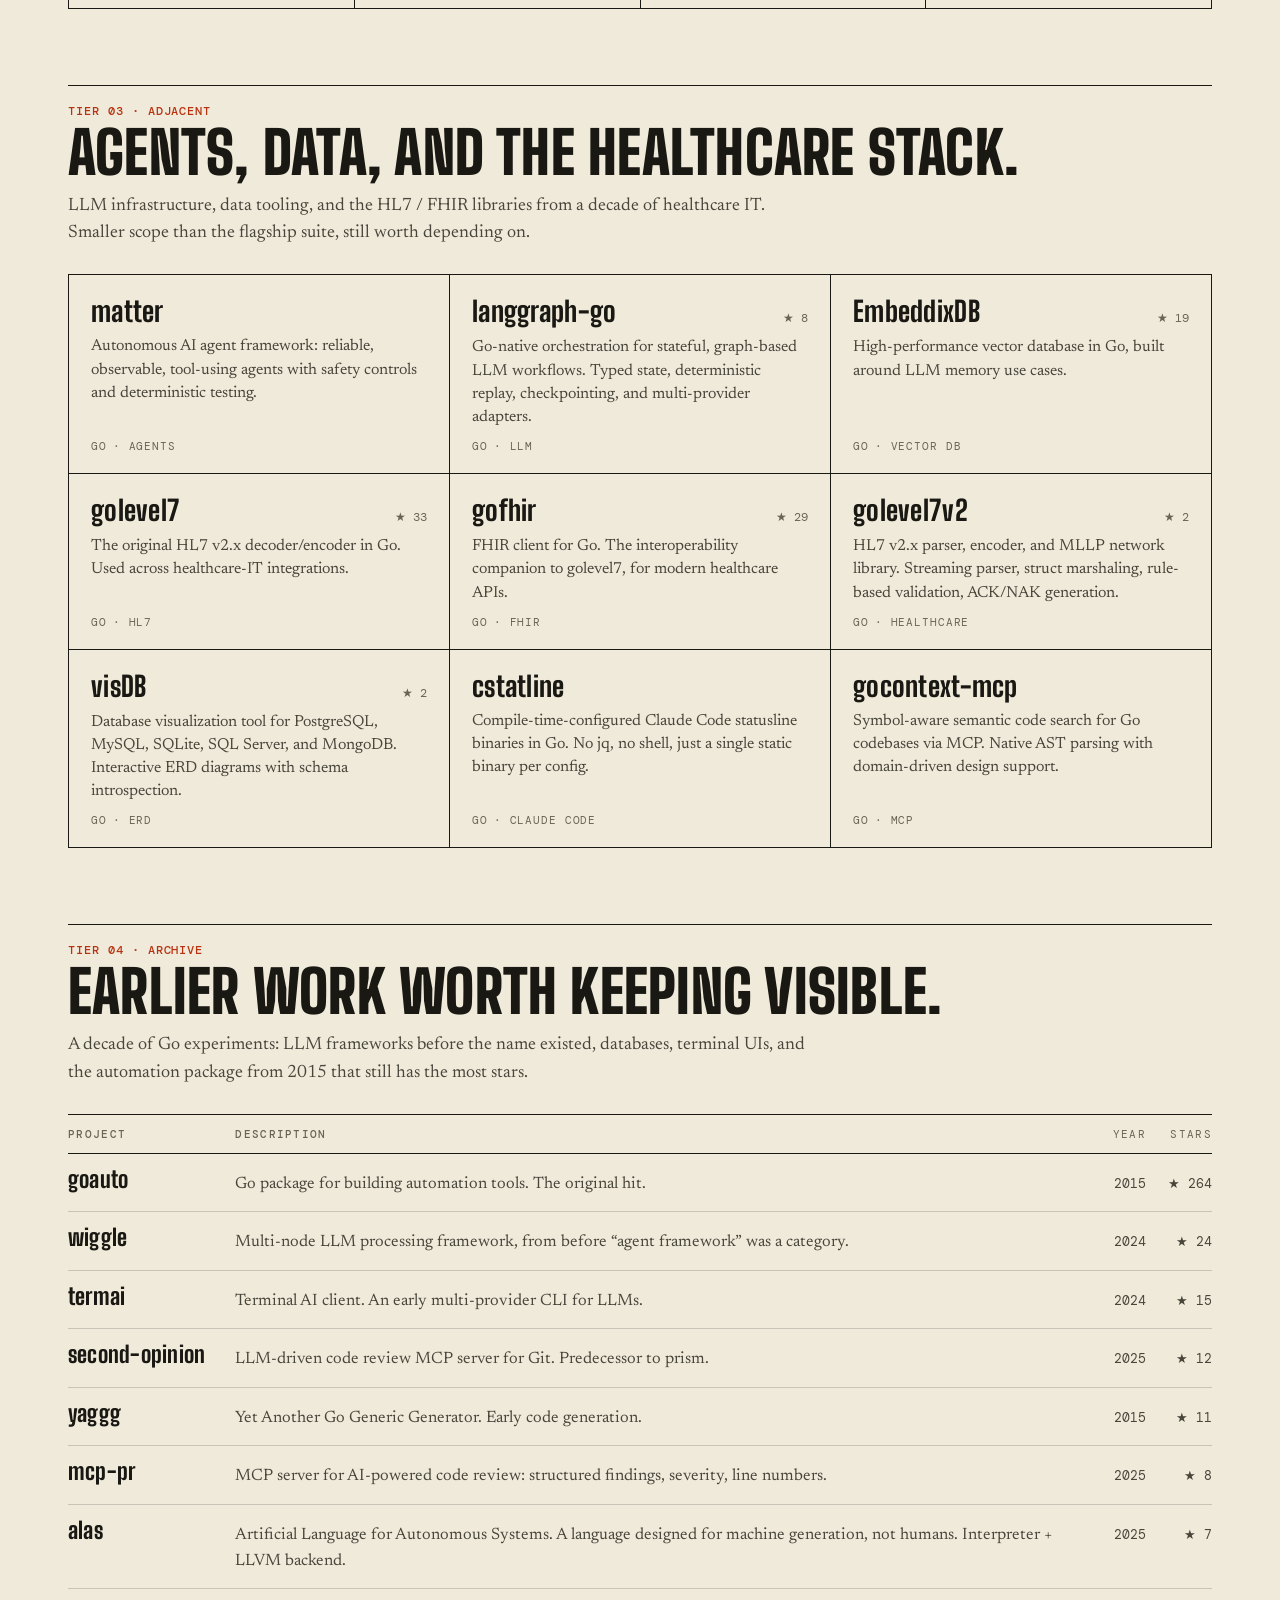
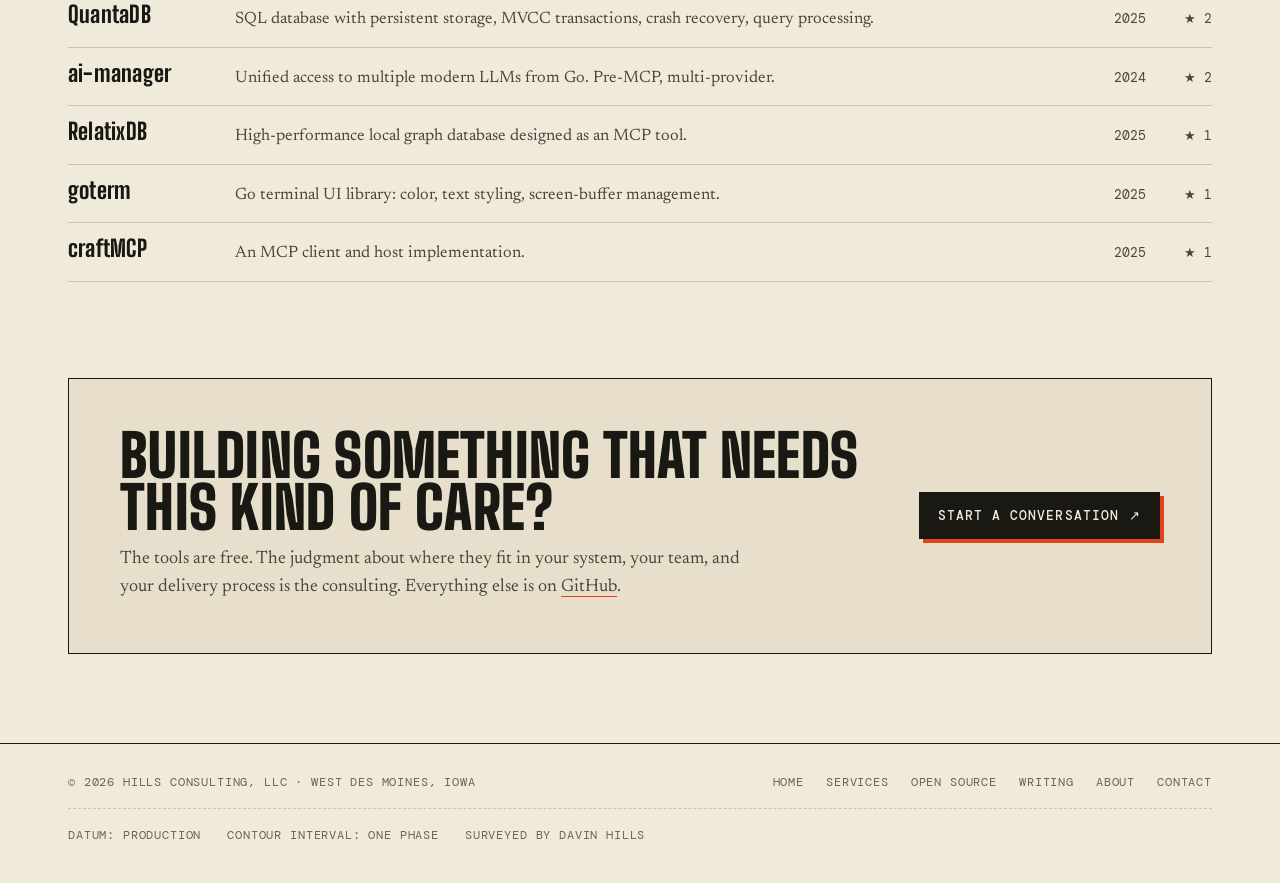
<file: projects.html>
<!doctype html>
<html lang="en">
<head>
<meta charset="utf-8">
<meta name="viewport" content="width=device-width,initial-scale=1">
<title>Open source — Hills Consulting</title>
<meta name="description" content="Open-source work by Davin Hills: a ten-tool toolchain for reliable AI-assisted development, plus languages, hardware tooling, and HL7 / FHIR libraries in Go.">
<meta property="og:title" content="Open source — Hills Consulting">
<meta property="og:description" content="Open-source work by Davin Hills: a ten-tool toolchain for reliable AI-assisted development, plus languages, hardware tooling, and HL7 / FHIR libraries in Go.">
<meta property="og:type" content="website">
<meta name="theme-color" content="#f0eadb">
<link rel="icon" href="favicon.svg" type="image/svg+xml">
<link rel="preconnect" href="https://fonts.googleapis.com">
<link rel="preconnect" href="https://fonts.gstatic.com" crossorigin>
<link href="https://fonts.googleapis.com/css2?family=Big+Shoulders+Display:wght@600;800;900&family=DM+Mono:wght@400;500&family=Newsreader:ital,opsz,wght@0,6..72,400;0,6..72,500;1,6..72,400&display=swap" rel="stylesheet">
<link rel="stylesheet" href="site.css">
<script>document.documentElement.classList.add('js')</script>
</head>
<body>
<a class="skip" href="#main">Skip to content</a>

<header class="collar">
  <div class="wrap">
    <a class="brand" href="index.html" aria-label="Hills Consulting — home">
      <svg viewBox="0 0 32 32" fill="none" stroke="currentColor" stroke-width="1.7" aria-hidden="true"><path d="M3 18c0-8 6-14 14-14s12 5 12 12-6 13-14 13S3 25 3 18Z"/><path d="M8.5 17.5c0-5 3.7-8.5 8.6-8.5 4.6 0 7.4 3 7.4 7.2 0 4.6-3.8 7.8-8.4 7.8-4.4 0-7.6-2.3-7.6-6.5Z"/><path d="M13.3 16.8c0-2.3 1.8-3.8 4-3.8 2 0 3.4 1.4 3.4 3.2 0 2-1.7 3.4-3.8 3.4-2 0-3.6-1-3.6-2.8Z"/><circle cx="17" cy="16.4" r="1.7" fill="#e2431b" stroke="none"/></svg>
      <span>Hills<br>Consulting</span>
    </a>
    <span class="sheet">Sheet 02 of 04 · Open source</span>
    <nav class="nav" aria-label="Primary">
      <a href="index.html#services">Services</a>
      <a href="projects.html" aria-current="page">Open source</a>
      <a href="writing.html">Writing</a>
      <a href="about.html">About</a>
      <a class="nav-cta" href="index.html#contact">Contact</a>
    </nav>
  </div>
</header>

<main id="main">

<section class="hero page-hero">
  <div class="wrap">
    <div class="map-frame">
      <div class="map fade-left" data-contours data-interactive data-seed="23" style="cursor:crosshair">
        <canvas aria-hidden="true"></canvas>
        <span class="coord tl">41°34′38″N</span>
        <span class="coord tr">93°42′41″W</span>
        <span class="coord br" data-elev aria-hidden="true">Elev <b>950</b> ft</span>
        <div class="map-body">
          <p class="eyebrow"><i></i> Open source · mostly Go</p>
          <h1>Small tools, <em>sharp edges.</em></h1>
          <p class="lede">Small, opinionated tools focused on one problem: making LLM-driven development reliable enough for production. Specs as contracts, deterministic reviews, context budgets, test gaps. Plus the hardware, language, and healthcare work that grew up around it.</p>
        </div>
      </div>
      <div class="stats">
        <div><b>10</b><span>Flagship · agentic toolkit</span></div>
        <div><b>08</b><span>New ground · 2026</span></div>
        <div><b>09</b><span>Adjacent · agents, data, healthcare</span></div>
        <div><b>12</b><span>Archive · earlier work</span></div>
      </div>
    </div>
  </div>
</section>

<section class="section tight" data-filter>
  <div class="wrap">
    <div class="toolbar">
      <label class="search"><svg viewBox="0 0 16 16" fill="none" stroke="currentColor" stroke-width="1.6" aria-hidden="true"><circle cx="7" cy="7" r="4.6"/><path d="m10.6 10.6 3.6 3.6"/></svg><input data-q type="search" placeholder="Search 39 repositories…  ( / )" aria-label="Search repositories"></label>
      <span class="count" data-count data-noun="repositories" aria-live="polite"></span>
    </div>
    <p class="empty" data-empty>Nothing on this sheet matches. Try a broader term, or browse <a href="https://github.com/dshills" target="_blank" rel="noopener" style="border-bottom:1.5px solid var(--blaze)">everything on GitHub</a>.</p>

    <section class="tier" data-group style="padding-top:0">
      <header class="tier-head">
        <span class="mono">Tier 01 · Flagship</span>
        <h2>The agentic coding toolkit.</h2>
        <p>Ten tools that compose into a complete spec-first workflow for AI-assisted development: specify, plan, scope the context, build, review, verify, document. Listed in the order a change moves through them.</p>
      </header>
      <div class="index">
        <a class="row" data-item href="https://github.com/dshills/specBuilder" target="_blank" rel="noopener">
          <span class="n">01</span>
          <span class="name">specBuilder</span>
          <span class="desc">Requirements compiler: transforms product ideas into formal, machine-usable specifications for AI coding agents. Uses LLMs as constrained compilers with strict structured outputs, not chatbots.</span>
          <span class="side"><b>Specify</b><span>★ 5 · Jan 2026</span></span>
        </a>
        <a class="row" data-item href="https://github.com/dshills/speccritic" target="_blank" rel="noopener">
          <span class="n">02</span>
          <span class="name">speccritic</span>
          <span class="desc">Evaluates software specifications as formal contracts. Identifies contradictions, hidden assumptions, and missing prerequisites <em>before</em> a line of code is written.</span>
          <span class="side"><b>Specify</b><span>★ 1 · Oct 2026</span></span>
        </a>
        <a class="row" data-item href="https://github.com/dshills/plancritic" target="_blank" rel="noopener">
          <span class="n">03</span>
          <span class="name">plancritic</span>
          <span class="desc">Reviews implementation plans and returns structured critique: contradictions, ambiguities, missing prerequisites, and concrete patches. The check step between spec and code.</span>
          <span class="side"><b>Plan</b><span>★ 3 · Oct 2026</span></span>
        </a>
        <a class="row" data-item href="https://github.com/dshills/aperture" target="_blank" rel="noopener">
          <span class="n">04</span>
          <span class="name">aperture</span>
          <span class="desc">Deterministic context planner for coding agents. Scores, budgets, and explains which files to load before the agent runs, so LLM context becomes a designed artifact, not a guess.</span>
          <span class="side"><b>Context</b><span>Apr 2026</span></span>
        </a>
        <a class="row" data-item href="https://github.com/dshills/atlas" target="_blank" rel="noopener">
          <span class="n">05</span>
          <span class="name">atlas</span>
          <span class="desc">Builds a structural and semantic index of a source repository in SQLite, designed to give AI coding agents a grounded view of the codebase instead of raw text.</span>
          <span class="side"><b>Context</b><span>Jul 2026</span></span>
        </a>
        <a class="row" data-item href="https://github.com/dshills/witness" target="_blank" rel="noopener">
          <span class="n">06</span>
          <span class="name">witness</span>
          <span class="desc">Terminal-first observability for AI-driven development workflows. The missing “what did the agent actually do?” layer, designed for the command line, not a dashboard.</span>
          <span class="side"><b>Build</b><span>Apr 2026</span></span>
        </a>
        <a class="row" data-item href="https://github.com/dshills/prism" target="_blank" rel="noopener">
          <span class="n">07</span>
          <span class="name">prism</span>
          <span class="desc">Local-first AI code review CLI. Reviews git diffs, commits, ranges, and PRs using Anthropic, OpenAI, Gemini, or Ollama. Emits text, JSON, SARIF, and Markdown, with CI-friendly exit codes and pre-commit hooks.</span>
          <span class="side"><b>Review</b><span>★ 5 · Nov 2026</span></span>
        </a>
        <a class="row" data-item href="https://github.com/dshills/RealityCheck" target="_blank" rel="noopener">
          <span class="n">08</span>
          <span class="name">realitycheck</span>
          <span class="desc">Intent enforcement for agentic coding systems. Verifies that code matches <code>SPEC.md</code> and <code>PLAN.md</code>, and only that. Catches the drift between what was asked for and what the agent actually built.</span>
          <span class="side"><b>Review</b><span>Oct 2026</span></span>
        </a>
        <a class="row" data-item href="https://github.com/dshills/verifier" target="_blank" rel="noopener">
          <span class="n">09</span>
          <span class="name">verifier</span>
          <span class="desc">Spec-driven test-strategy analysis. Reads your specs, plans, and Go code to find the tests you don’t have, and scaffolds honest skeletons for the ones that matter.</span>
          <span class="side"><b>Verify</b><span>Mar 2026</span></span>
        </a>
        <a class="row" data-item href="https://github.com/dshills/clarion" target="_blank" rel="noopener">
          <span class="n">10</span>
          <span class="name">clarion</span>
          <span class="desc">Evidence-backed documentation for Go repos. Scans code, builds a Fact Model, then generates architecture / API / data-model / runbook docs via LLM, with every claim traceable back to source.</span>
          <span class="side"><b>Document</b><span>★ 1 · Mar 2026</span></span>
        </a>
      </div>
    </section>

    <section class="tier" data-group>
      <header class="tier-head">
        <span class="mono">Tier 02 · New ground</span>
        <h2>Off the software map.</h2>
        <p>What 2026 turned into: the same evidence-first discipline pointed at systems languages, circuit boards, CAD, and a few things built purely because they were interesting.</p>
      </header>
      <div class="plots four">
        <a class="plot" data-item href="https://github.com/dshills/kern" target="_blank" rel="noopener">
          <div class="top"><span class="name">kern</span><span class="stars"></span></div>
          <p>An AI-native systems language: compiler, interpreter, LLVM backend, and runtimes. Go-flavoured surface, no garbage collector, and compiler feedback structured for the agents that write the code.</p>
          <div class="tags"><span>Go</span><span>Language</span><span>LLVM</span></div>
        </a>
        <a class="plot" data-item href="https://github.com/dshills/KiCadAI" target="_blank" rel="noopener">
          <div class="top"><span class="name">KiCadAI</span><span class="stars">★ 7</span></div>
          <p>AI-assisted KiCad design toolkit. A Go CLI with direct schematic and PCB writers, validation, and pinmap checks, so agents leave evidence instead of unverified boards.</p>
          <div class="tags"><span>Go</span><span>Hardware</span><span>PCB</span></div>
        </a>
        <a class="plot" data-item href="https://github.com/dshills/ELab" target="_blank" rel="noopener">
          <div class="top"><span class="name">ELab</span><span class="stars"></span></div>
          <p>A live electronics workbench: schematic drawing, simulation, and a shared command surface for the user and an AI agent.</p>
          <div class="tags"><span>Go</span><span>Electronics</span><span>Simulation</span></div>
        </a>
        <a class="plot" data-item href="https://github.com/dshills/PlainCAD" target="_blank" rel="noopener">
          <div class="top"><span class="name">PlainCAD</span><span class="stars"></span></div>
          <p>Browser-first, local-first parametric CAD for mechanical parts. Sketch, model, and export STL with OpenCascade, plus optional AI assistance.</p>
          <div class="tags"><span>TypeScript</span><span>CAD</span><span>Local-first</span></div>
        </a>
        <a class="plot" data-item href="https://github.com/dshills/vellum" target="_blank" rel="noopener">
          <div class="top"><span class="name">vellum</span><span class="stars"></span></div>
          <p>A Go-native UI framework with a macOS backend and example applications.</p>
          <div class="tags"><span>Go</span><span>UI</span><span>macOS</span></div>
        </a>
        <a class="plot" data-item href="https://github.com/dshills/patchbay" target="_blank" rel="noopener">
          <div class="top"><span class="name">patchbay</span><span class="stars"></span></div>
          <p>Local automation for Stream Deck, developer tools, and laboratory instruments.</p>
          <div class="tags"><span>Go</span><span>Automation</span><span>Lab</span></div>
        </a>
        <a class="plot" data-item href="https://github.com/dshills/Humanity" target="_blank" rel="noopener">
          <div class="top"><span class="name">Humanity</span><span class="stars"></span></div>
          <p>A zoomable timeline of humanity, from 300,000 years ago to today, in a single dependency-free HTML file.</p>
          <div class="tags"><span>HTML</span><span>Visualization</span></div>
        </a>
        <a class="plot" data-item href="https://github.com/dshills/Ashenwake" target="_blank" rel="noopener">
          <div class="top"><span class="name">Ashenwake</span><span class="stars"></span></div>
          <p>A dark-fantasy isometric action RPG built with Godot and an engine-independent C# simulation.</p>
          <div class="tags"><span>C#</span><span>Godot</span><span>Game</span></div>
        </a>
      </div>
    </section>

    <section class="tier" data-group>
      <header class="tier-head">
        <span class="mono">Tier 03 · Adjacent</span>
        <h2>Agents, data, and the healthcare stack.</h2>
        <p>LLM infrastructure, data tooling, and the HL7 / FHIR libraries from a decade of healthcare IT. Smaller scope than the flagship suite, still worth depending on.</p>
      </header>
      <div class="plots">
        <a class="plot" data-item href="https://github.com/dshills/matter" target="_blank" rel="noopener">
          <div class="top"><span class="name">matter</span><span class="stars"></span></div>
          <p>Autonomous AI agent framework: reliable, observable, tool-using agents with safety controls and deterministic testing.</p>
          <div class="tags"><span>Go</span><span>Agents</span></div>
        </a>
        <a class="plot" data-item href="https://github.com/dshills/langgraph-go" target="_blank" rel="noopener">
          <div class="top"><span class="name">langgraph-go</span><span class="stars">★ 8</span></div>
          <p>Go-native orchestration for stateful, graph-based LLM workflows. Typed state, deterministic replay, checkpointing, and multi-provider adapters.</p>
          <div class="tags"><span>Go</span><span>LLM</span></div>
        </a>
        <a class="plot" data-item href="https://github.com/dshills/EmbeddixDB" target="_blank" rel="noopener">
          <div class="top"><span class="name">EmbeddixDB</span><span class="stars">★ 19</span></div>
          <p>High-performance vector database in Go, built around LLM memory use cases.</p>
          <div class="tags"><span>Go</span><span>Vector DB</span></div>
        </a>
        <a class="plot" data-item href="https://github.com/dshills/golevel7" target="_blank" rel="noopener">
          <div class="top"><span class="name">golevel7</span><span class="stars">★ 33</span></div>
          <p>The original HL7 v2.x decoder/encoder in Go. Used across healthcare-IT integrations.</p>
          <div class="tags"><span>Go</span><span>HL7</span></div>
        </a>
        <a class="plot" data-item href="https://github.com/dshills/gofhir" target="_blank" rel="noopener">
          <div class="top"><span class="name">gofhir</span><span class="stars">★ 29</span></div>
          <p>FHIR client for Go. The interoperability companion to golevel7, for modern healthcare APIs.</p>
          <div class="tags"><span>Go</span><span>FHIR</span></div>
        </a>
        <a class="plot" data-item href="https://github.com/dshills/golevel7v2" target="_blank" rel="noopener">
          <div class="top"><span class="name">golevel7v2</span><span class="stars">★ 2</span></div>
          <p>HL7 v2.x parser, encoder, and MLLP network library. Streaming parser, struct marshaling, rule-based validation, ACK/NAK generation.</p>
          <div class="tags"><span>Go</span><span>Healthcare</span></div>
        </a>
        <a class="plot" data-item href="https://github.com/dshills/visDB" target="_blank" rel="noopener">
          <div class="top"><span class="name">visDB</span><span class="stars">★ 2</span></div>
          <p>Database visualization tool for PostgreSQL, MySQL, SQLite, SQL Server, and MongoDB. Interactive ERD diagrams with schema introspection.</p>
          <div class="tags"><span>Go</span><span>ERD</span></div>
        </a>
        <a class="plot" data-item href="https://github.com/dshills/cstatline" target="_blank" rel="noopener">
          <div class="top"><span class="name">cstatline</span><span class="stars"></span></div>
          <p>Compile-time-configured Claude Code statusline binaries in Go. No jq, no shell, just a single static binary per config.</p>
          <div class="tags"><span>Go</span><span>Claude Code</span></div>
        </a>
        <a class="plot" data-item href="https://github.com/dshills/gocontext-mcp" target="_blank" rel="noopener">
          <div class="top"><span class="name">gocontext-mcp</span><span class="stars"></span></div>
          <p>Symbol-aware semantic code search for Go codebases via MCP. Native AST parsing with domain-driven design support.</p>
          <div class="tags"><span>Go</span><span>MCP</span></div>
        </a>
      </div>
    </section>

    <section class="tier" data-group>
      <header class="tier-head">
        <span class="mono">Tier 04 · Archive</span>
        <h2>Earlier work worth keeping visible.</h2>
        <p>A decade of Go experiments: LLM frameworks before the name existed, databases, terminal UIs, and the automation package from 2015 that still has the most stars.</p>
      </header>
      <table class="archive">
        <thead><tr><th>Project</th><th>Description</th><th class="num hide-s">Year</th><th class="num">Stars</th></tr></thead>
        <tbody>
          <tr data-item><td><a href="https://github.com/dshills/goauto" target="_blank" rel="noopener">goauto</a></td><td>Go package for building automation tools. The original hit.</td><td class="num hide-s">2015</td><td class="num">★ 264</td></tr>
          <tr data-item><td><a href="https://github.com/dshills/wiggle" target="_blank" rel="noopener">wiggle</a></td><td>Multi-node LLM processing framework, from before “agent framework” was a category.</td><td class="num hide-s">2024</td><td class="num">★ 24</td></tr>
          <tr data-item><td><a href="https://github.com/dshills/termai" target="_blank" rel="noopener">termai</a></td><td>Terminal AI client. An early multi-provider CLI for LLMs.</td><td class="num hide-s">2024</td><td class="num">★ 15</td></tr>
          <tr data-item><td><a href="https://github.com/dshills/second-opinion" target="_blank" rel="noopener">second-opinion</a></td><td>LLM-driven code review MCP server for Git. Predecessor to prism.</td><td class="num hide-s">2025</td><td class="num">★ 12</td></tr>
          <tr data-item><td><a href="https://github.com/dshills/yaggg" target="_blank" rel="noopener">yaggg</a></td><td>Yet Another Go Generic Generator. Early code generation.</td><td class="num hide-s">2015</td><td class="num">★ 11</td></tr>
          <tr data-item><td><a href="https://github.com/dshills/mcp-pr" target="_blank" rel="noopener">mcp-pr</a></td><td>MCP server for AI-powered code review: structured findings, severity, line numbers.</td><td class="num hide-s">2025</td><td class="num">★ 8</td></tr>
          <tr data-item><td><a href="https://github.com/dshills/alas" target="_blank" rel="noopener">alas</a></td><td>Artificial Language for Autonomous Systems. A language designed for machine generation, not humans. Interpreter + LLVM backend.</td><td class="num hide-s">2025</td><td class="num">★ 7</td></tr>
          <tr data-item><td><a href="https://github.com/dshills/QuantaDB" target="_blank" rel="noopener">QuantaDB</a></td><td>SQL database with persistent storage, MVCC transactions, crash recovery, query processing.</td><td class="num hide-s">2025</td><td class="num">★ 2</td></tr>
          <tr data-item><td><a href="https://github.com/dshills/ai-manager" target="_blank" rel="noopener">ai-manager</a></td><td>Unified access to multiple modern LLMs from Go. Pre-MCP, multi-provider.</td><td class="num hide-s">2024</td><td class="num">★ 2</td></tr>
          <tr data-item><td><a href="https://github.com/dshills/RelatixDB" target="_blank" rel="noopener">RelatixDB</a></td><td>High-performance local graph database designed as an MCP tool.</td><td class="num hide-s">2025</td><td class="num">★ 1</td></tr>
          <tr data-item><td><a href="https://github.com/dshills/goterm" target="_blank" rel="noopener">goterm</a></td><td>Go terminal UI library: color, text styling, screen-buffer management.</td><td class="num hide-s">2025</td><td class="num">★ 1</td></tr>
          <tr data-item><td><a href="https://github.com/dshills/craftMCP" target="_blank" rel="noopener">craftMCP</a></td><td>An MCP client and host implementation.</td><td class="num hide-s">2025</td><td class="num">★ 1</td></tr>
        </tbody>
      </table>
    </section>

    <aside class="callout reveal">
      <div>
        <h2>Building something that needs this kind of care?</h2>
        <p>The tools are free. The judgment about where they fit in your system, your team, and your delivery process is the consulting. Everything else is on <a href='https://github.com/dshills' target='_blank' rel='noopener' style='border-bottom:1.5px solid var(--blaze)'>GitHub</a>.</p>
      </div>
      <div class="actions">
        <a class="btn" href="index.html#contact">Start a conversation <span class="arrow">↗</span></a>
      </div>
    </aside>
  </div>
</section>
</main>

<footer class="foot">
  <div class="wrap">
    <span>© 2026 Hills Consulting, LLC · West Des Moines, Iowa</span>
    <nav aria-label="Footer">
      <a href="index.html">Home</a>
      <a href="index.html#services">Services</a>
      <a href="projects.html">Open source</a>
      <a href="writing.html">Writing</a>
      <a href="about.html">About</a>
      <a href="index.html#contact">Contact</a>
    </nav>
    <div class="datum">
      <span>Datum: production</span>
      <span>Contour interval: one phase</span>
      <span>Surveyed by Davin Hills</span>
    </div>
  </div>
</footer>

<script src="site.js" defer></script>
</body>
</html>
</file>
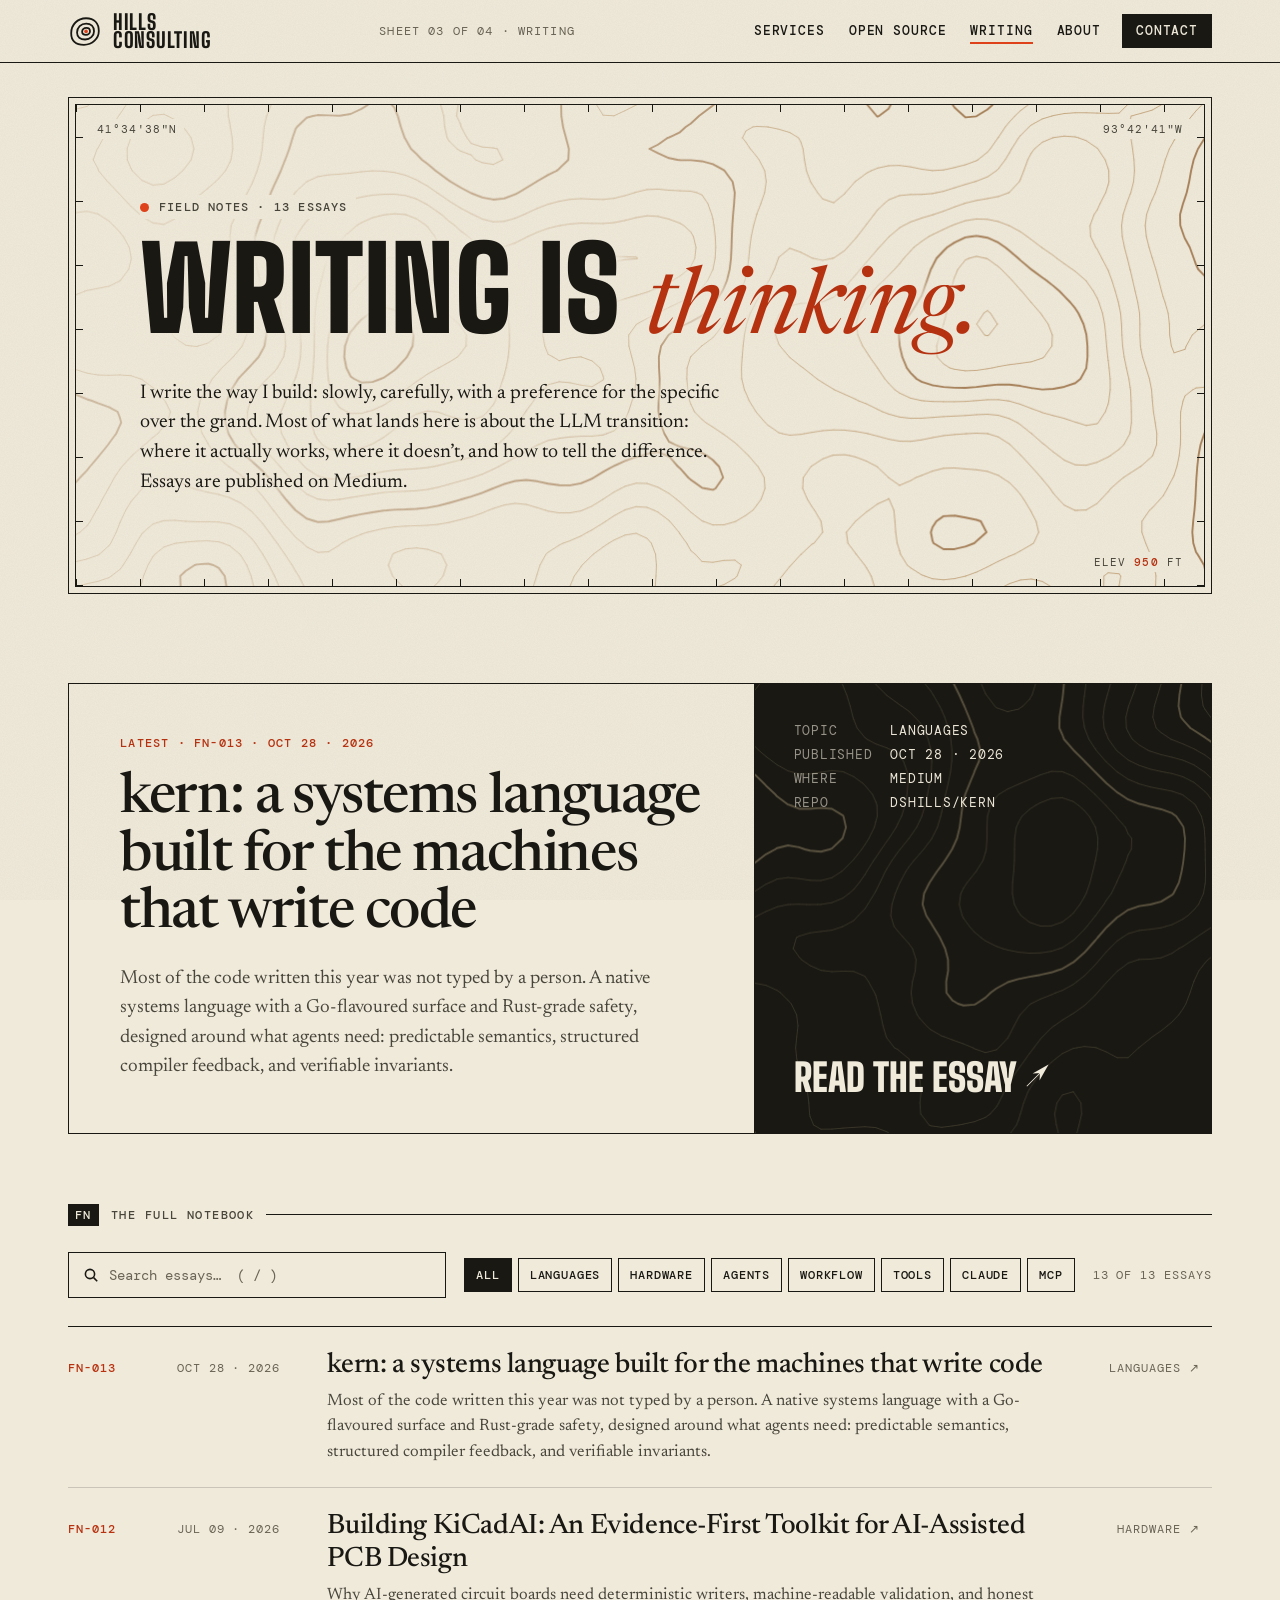
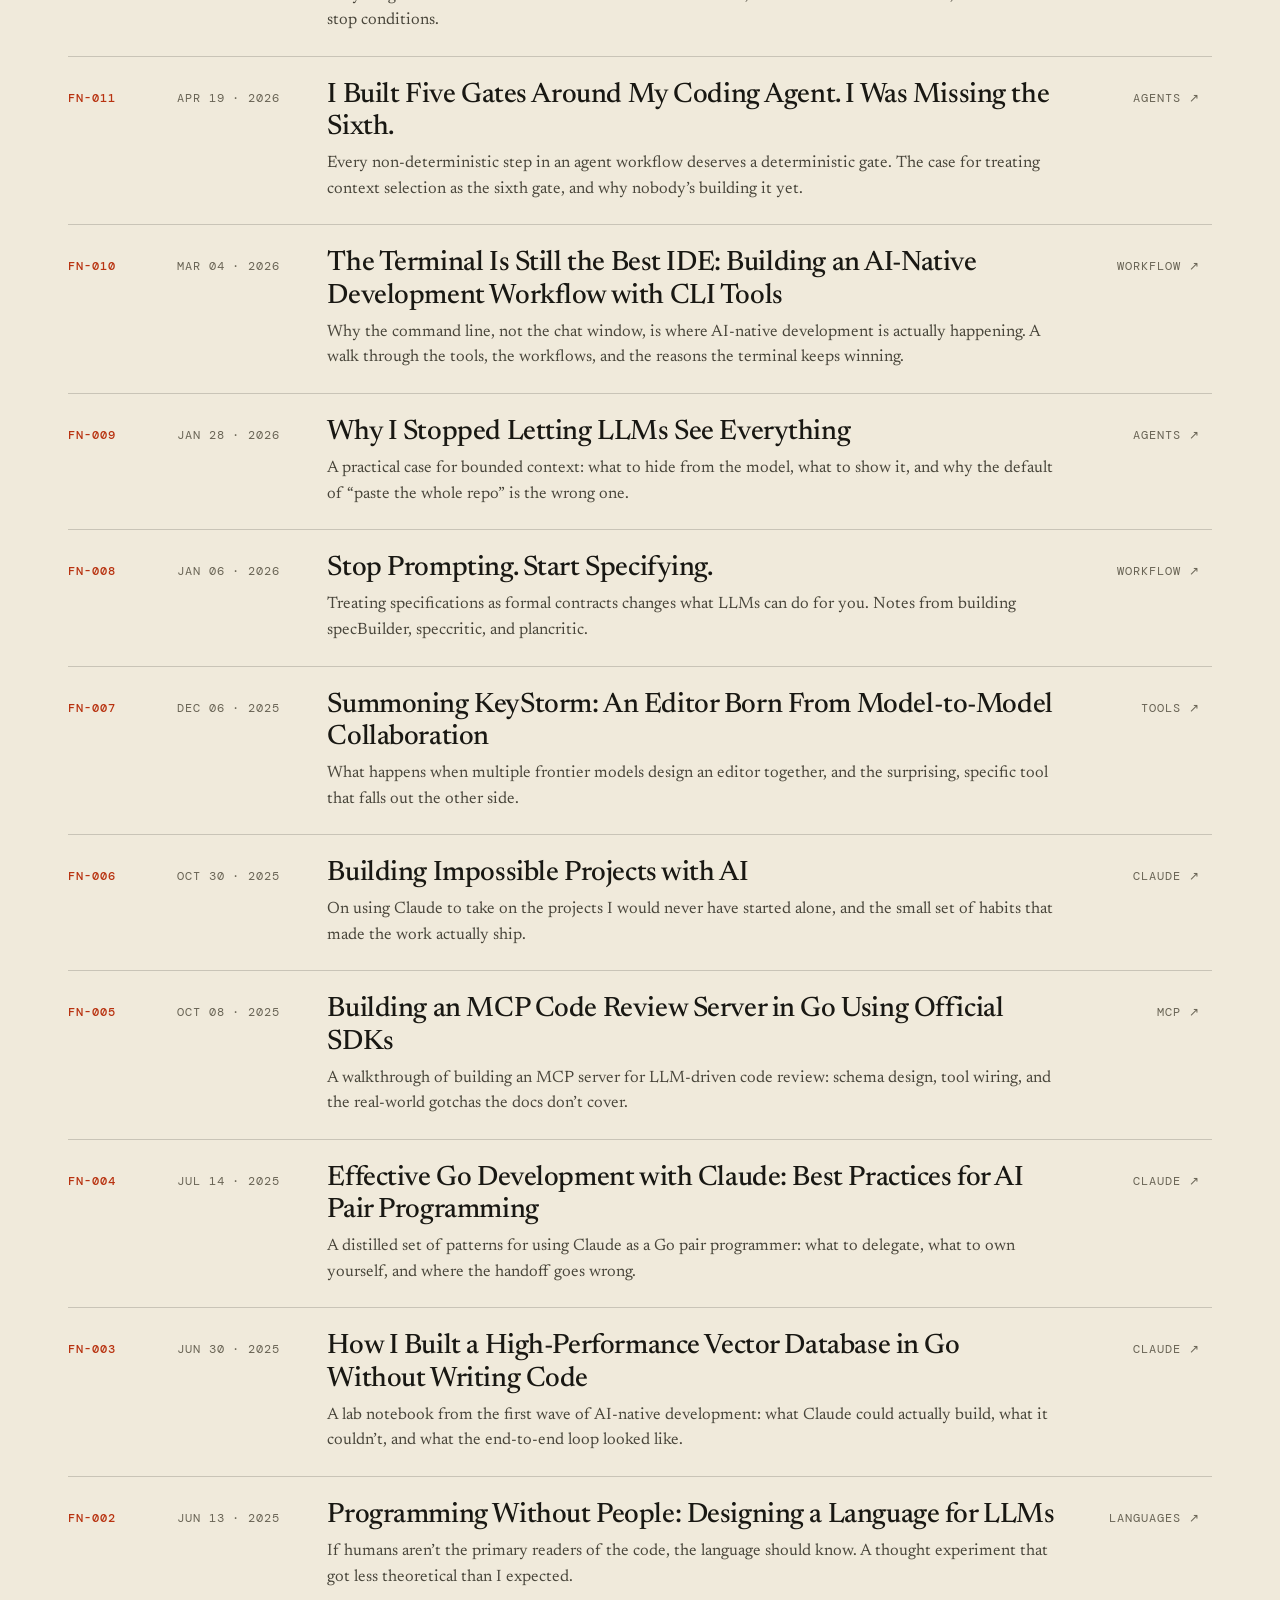
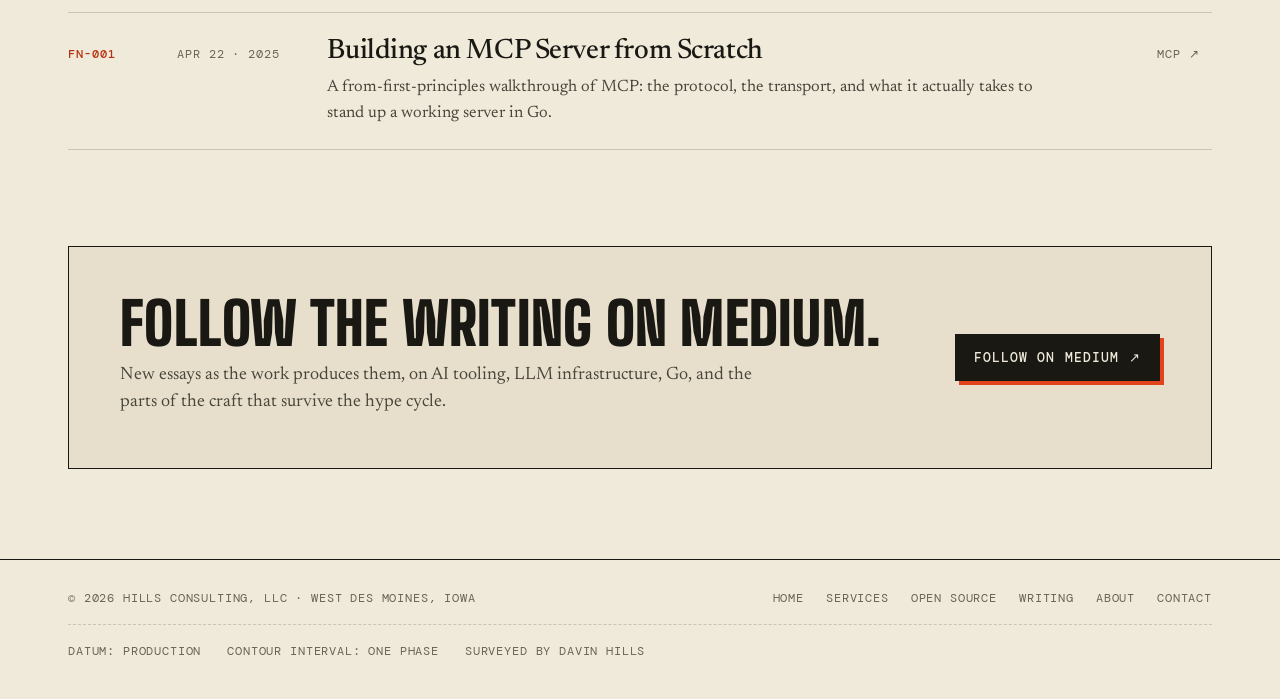
<file: writing.html>
<!doctype html>
<html lang="en">
<head>
<meta charset="utf-8">
<meta name="viewport" content="width=device-width,initial-scale=1">
<title>Writing — Hills Consulting</title>
<meta name="description" content="13 essays by Davin Hills on AI-native development, coding agents, Go, MCP, and the craft of shipping software.">
<meta property="og:title" content="Writing — Hills Consulting">
<meta property="og:description" content="13 essays by Davin Hills on AI-native development, coding agents, Go, MCP, and the craft of shipping software.">
<meta property="og:type" content="website">
<meta name="theme-color" content="#f0eadb">
<link rel="icon" href="favicon.svg" type="image/svg+xml">
<link rel="preconnect" href="https://fonts.googleapis.com">
<link rel="preconnect" href="https://fonts.gstatic.com" crossorigin>
<link href="https://fonts.googleapis.com/css2?family=Big+Shoulders+Display:wght@600;800;900&family=DM+Mono:wght@400;500&family=Newsreader:ital,opsz,wght@0,6..72,400;0,6..72,500;1,6..72,400&display=swap" rel="stylesheet">
<link rel="stylesheet" href="site.css">
<script>document.documentElement.classList.add('js')</script>
</head>
<body>
<a class="skip" href="#main">Skip to content</a>

<header class="collar">
  <div class="wrap">
    <a class="brand" href="index.html" aria-label="Hills Consulting — home">
      <svg viewBox="0 0 32 32" fill="none" stroke="currentColor" stroke-width="1.7" aria-hidden="true"><path d="M3 18c0-8 6-14 14-14s12 5 12 12-6 13-14 13S3 25 3 18Z"/><path d="M8.5 17.5c0-5 3.7-8.5 8.6-8.5 4.6 0 7.4 3 7.4 7.2 0 4.6-3.8 7.8-8.4 7.8-4.4 0-7.6-2.3-7.6-6.5Z"/><path d="M13.3 16.8c0-2.3 1.8-3.8 4-3.8 2 0 3.4 1.4 3.4 3.2 0 2-1.7 3.4-3.8 3.4-2 0-3.6-1-3.6-2.8Z"/><circle cx="17" cy="16.4" r="1.7" fill="#e2431b" stroke="none"/></svg>
      <span>Hills<br>Consulting</span>
    </a>
    <span class="sheet">Sheet 03 of 04 · Writing</span>
    <nav class="nav" aria-label="Primary">
      <a href="index.html#services">Services</a>
      <a href="projects.html">Open source</a>
      <a href="writing.html" aria-current="page">Writing</a>
      <a href="about.html">About</a>
      <a class="nav-cta" href="index.html#contact">Contact</a>
    </nav>
  </div>
</header>

<main id="main">

<section class="hero page-hero">
  <div class="wrap">
    <div class="map-frame">
      <div class="map fade-left" data-contours data-interactive data-seed="37" style="cursor:crosshair">
        <canvas aria-hidden="true"></canvas>
        <span class="coord tl">41°34′38″N</span>
        <span class="coord tr">93°42′41″W</span>
        <span class="coord br" data-elev aria-hidden="true">Elev <b>950</b> ft</span>
        <div class="map-body">
          <p class="eyebrow"><i></i> Field notes · 13 essays</p>
          <h1>Writing is <em>thinking.</em></h1>
          <p class="lede">I write the way I build: slowly, carefully, with a preference for the specific over the grand. Most of what lands here is about the LLM transition: where it actually works, where it doesn’t, and how to tell the difference. Essays are published on Medium.</p>
        </div>
      </div>
    </div>
  </div>
</section>

<section class="section tight">
  <div class="wrap">
    <a class="featured reveal" href="https://dshills.medium.com/kern-a-systems-language-built-for-the-machines-that-write-code-0d4101c043d7" target="_blank" rel="noopener">
      <div class="main">
        <p class="tagline">Latest · FN-013 · Oct 28 · 2026</p>
        <h2>kern: a systems language built for the machines that write code</h2>
        <p>Most of the code written this year was not typed by a person. A native systems language with a Go-flavoured surface and Rust-grade safety, designed around what agents need: predictable semantics, structured compiler feedback, and verifiable invariants.</p>
      </div>
      <div class="aside" data-contours data-seed="71">
        <canvas aria-hidden="true"></canvas>
        <dl>
          <dt>Topic</dt><dd>Languages</dd>
          <dt>Published</dt><dd>Oct 28 · 2026</dd>
          <dt>Where</dt><dd>Medium</dd>
          <dt>Repo</dt><dd>dshills/kern</dd>
        </dl>
        <span class="go">Read the essay <span class="arrow">↗</span></span>
      </div>
    </a>

    <div data-filter>
      <header class="sec-head" style="margin-bottom:26px">
        <p class="kicker"><b>FN</b> The full notebook</p>
      </header>
      <div class="toolbar">
        <label class="search"><svg viewBox="0 0 16 16" fill="none" stroke="currentColor" stroke-width="1.6" aria-hidden="true"><circle cx="7" cy="7" r="4.6"/><path d="m10.6 10.6 3.6 3.6"/></svg><input data-q type="search" placeholder="Search essays…  ( / )" aria-label="Search essays"></label>
        <div class="chips" role="group" aria-label="Filter by topic"><button class="chip" type="button" data-tag="all" aria-pressed="true">All</button><button class="chip" type="button" data-tag="languages" aria-pressed="false">Languages</button><button class="chip" type="button" data-tag="hardware" aria-pressed="false">Hardware</button><button class="chip" type="button" data-tag="agents" aria-pressed="false">Agents</button><button class="chip" type="button" data-tag="workflow" aria-pressed="false">Workflow</button><button class="chip" type="button" data-tag="tools" aria-pressed="false">Tools</button><button class="chip" type="button" data-tag="claude" aria-pressed="false">Claude</button><button class="chip" type="button" data-tag="mcp" aria-pressed="false">MCP</button></div>
        <span class="count" data-count data-noun="essays" aria-live="polite"></span>
      </div>
      <div class="entries">
      <a class="entry" data-item data-tags="languages" href="https://dshills.medium.com/kern-a-systems-language-built-for-the-machines-that-write-code-0d4101c043d7" target="_blank" rel="noopener">
        <span class="fn">FN-013</span>
        <span class="date">Oct 28 · 2026</span>
        <div class="body"><h3>kern: a systems language built for the machines that write code</h3><p>Most of the code written this year was not typed by a person. A native systems language with a Go-flavoured surface and Rust-grade safety, designed around what agents need: predictable semantics, structured compiler feedback, and verifiable invariants.</p></div>
        <span class="topic">Languages <span class="arrow">↗</span></span>
      </a>
      <a class="entry" data-item data-tags="hardware" href="https://dshills.medium.com/building-kicadai-an-evidence-first-toolkit-for-ai-assisted-pcb-design-5d7308f4e49d" target="_blank" rel="noopener">
        <span class="fn">FN-012</span>
        <span class="date">Jul 09 · 2026</span>
        <div class="body"><h3>Building KiCadAI: An Evidence-First Toolkit for AI-Assisted PCB Design</h3><p>Why AI-generated circuit boards need deterministic writers, machine-readable validation, and honest stop conditions.</p></div>
        <span class="topic">Hardware <span class="arrow">↗</span></span>
      </a>
      <a class="entry" data-item data-tags="agents" href="https://dshills.medium.com/i-built-five-gates-around-my-coding-agent-i-was-missing-the-sixth-d3579d101a4a" target="_blank" rel="noopener">
        <span class="fn">FN-011</span>
        <span class="date">Apr 19 · 2026</span>
        <div class="body"><h3>I Built Five Gates Around My Coding Agent. I Was Missing the Sixth.</h3><p>Every non-deterministic step in an agent workflow deserves a deterministic gate. The case for treating context selection as the sixth gate, and why nobody’s building it yet.</p></div>
        <span class="topic">Agents <span class="arrow">↗</span></span>
      </a>
      <a class="entry" data-item data-tags="workflow" href="https://dshills.medium.com/the-terminal-is-still-the-best-ide-building-an-ai-native-development-workflow-with-cli-tools-7adc645572ea" target="_blank" rel="noopener">
        <span class="fn">FN-010</span>
        <span class="date">Mar 04 · 2026</span>
        <div class="body"><h3>The Terminal Is Still the Best IDE: Building an AI-Native Development Workflow with CLI Tools</h3><p>Why the command line, not the chat window, is where AI-native development is actually happening. A walk through the tools, the workflows, and the reasons the terminal keeps winning.</p></div>
        <span class="topic">Workflow <span class="arrow">↗</span></span>
      </a>
      <a class="entry" data-item data-tags="agents" href="https://dshills.medium.com/why-i-stopped-letting-llms-see-everything-c8bf9ce0c209" target="_blank" rel="noopener">
        <span class="fn">FN-009</span>
        <span class="date">Jan 28 · 2026</span>
        <div class="body"><h3>Why I Stopped Letting LLMs See Everything</h3><p>A practical case for bounded context: what to hide from the model, what to show it, and why the default of “paste the whole repo” is the wrong one.</p></div>
        <span class="topic">Agents <span class="arrow">↗</span></span>
      </a>
      <a class="entry" data-item data-tags="workflow" href="https://dshills.medium.com/stop-prompting-start-specifying-ff5a6f856797" target="_blank" rel="noopener">
        <span class="fn">FN-008</span>
        <span class="date">Jan 06 · 2026</span>
        <div class="body"><h3>Stop Prompting. Start Specifying.</h3><p>Treating specifications as formal contracts changes what LLMs can do for you. Notes from building specBuilder, speccritic, and plancritic.</p></div>
        <span class="topic">Workflow <span class="arrow">↗</span></span>
      </a>
      <a class="entry" data-item data-tags="tools" href="https://dshills.medium.com/summoning-keystorm-an-editor-born-from-model-to-model-collaboration-56ede260c4c4" target="_blank" rel="noopener">
        <span class="fn">FN-007</span>
        <span class="date">Dec 06 · 2025</span>
        <div class="body"><h3>Summoning KeyStorm: An Editor Born From Model-to-Model Collaboration</h3><p>What happens when multiple frontier models design an editor together, and the surprising, specific tool that falls out the other side.</p></div>
        <span class="topic">Tools <span class="arrow">↗</span></span>
      </a>
      <a class="entry" data-item data-tags="claude" href="https://dshills.medium.com/building-impossible-projects-with-ai-82baa588e8ed" target="_blank" rel="noopener">
        <span class="fn">FN-006</span>
        <span class="date">Oct 30 · 2025</span>
        <div class="body"><h3>Building Impossible Projects with AI</h3><p>On using Claude to take on the projects I would never have started alone, and the small set of habits that made the work actually ship.</p></div>
        <span class="topic">Claude <span class="arrow">↗</span></span>
      </a>
      <a class="entry" data-item data-tags="mcp" href="https://dshills.medium.com/building-an-mcp-code-review-server-in-go-using-official-sdks-011a6f63abc1" target="_blank" rel="noopener">
        <span class="fn">FN-005</span>
        <span class="date">Oct 08 · 2025</span>
        <div class="body"><h3>Building an MCP Code Review Server in Go Using Official SDKs</h3><p>A walkthrough of building an MCP server for LLM-driven code review: schema design, tool wiring, and the real-world gotchas the docs don’t cover.</p></div>
        <span class="topic">MCP <span class="arrow">↗</span></span>
      </a>
      <a class="entry" data-item data-tags="claude" href="https://dshills.medium.com/effective-go-development-with-claude-best-practices-for-ai-pair-programming-83fba0247a4f" target="_blank" rel="noopener">
        <span class="fn">FN-004</span>
        <span class="date">Jul 14 · 2025</span>
        <div class="body"><h3>Effective Go Development with Claude: Best Practices for AI Pair Programming</h3><p>A distilled set of patterns for using Claude as a Go pair programmer: what to delegate, what to own yourself, and where the handoff goes wrong.</p></div>
        <span class="topic">Claude <span class="arrow">↗</span></span>
      </a>
      <a class="entry" data-item data-tags="claude" href="https://dshills.medium.com/how-i-built-a-high-performance-vector-database-in-go-without-writing-code-03c35d174fc8" target="_blank" rel="noopener">
        <span class="fn">FN-003</span>
        <span class="date">Jun 30 · 2025</span>
        <div class="body"><h3>How I Built a High-Performance Vector Database in Go Without Writing Code</h3><p>A lab notebook from the first wave of AI-native development: what Claude could actually build, what it couldn’t, and what the end-to-end loop looked like.</p></div>
        <span class="topic">Claude <span class="arrow">↗</span></span>
      </a>
      <a class="entry" data-item data-tags="languages" href="https://dshills.medium.com/programming-without-people-designing-a-language-for-llms-2192618d2540" target="_blank" rel="noopener">
        <span class="fn">FN-002</span>
        <span class="date">Jun 13 · 2025</span>
        <div class="body"><h3>Programming Without People: Designing a Language for LLMs</h3><p>If humans aren’t the primary readers of the code, the language should know. A thought experiment that got less theoretical than I expected.</p></div>
        <span class="topic">Languages <span class="arrow">↗</span></span>
      </a>
      <a class="entry" data-item data-tags="mcp" href="https://dshills.medium.com/building-an-mcp-server-from-scratch-432f700b5e68" target="_blank" rel="noopener">
        <span class="fn">FN-001</span>
        <span class="date">Apr 22 · 2025</span>
        <div class="body"><h3>Building an MCP Server from Scratch</h3><p>A from-first-principles walkthrough of MCP: the protocol, the transport, and what it actually takes to stand up a working server in Go.</p></div>
        <span class="topic">MCP <span class="arrow">↗</span></span>
      </a>
      </div>
      <p class="empty" data-empty>No essays match that. Clear the search or pick another topic.</p>
    </div>

    <aside class="callout reveal">
      <div>
        <h2>Follow the writing on Medium.</h2>
        <p>New essays as the work produces them, on AI tooling, LLM infrastructure, Go, and the parts of the craft that survive the hype cycle.</p>
      </div>
      <div class="actions">
        <a class="btn" href="https://dshills.medium.com" target="_blank" rel="noopener">Follow on Medium <span class="arrow">↗</span></a>
      </div>
    </aside>
  </div>
</section>
</main>

<footer class="foot">
  <div class="wrap">
    <span>© 2026 Hills Consulting, LLC · West Des Moines, Iowa</span>
    <nav aria-label="Footer">
      <a href="index.html">Home</a>
      <a href="index.html#services">Services</a>
      <a href="projects.html">Open source</a>
      <a href="writing.html">Writing</a>
      <a href="about.html">About</a>
      <a href="index.html#contact">Contact</a>
    </nav>
    <div class="datum">
      <span>Datum: production</span>
      <span>Contour interval: one phase</span>
      <span>Surveyed by Davin Hills</span>
    </div>
  </div>
</footer>

<script src="site.js" defer></script>
</body>
</html>
</file>
<file: site.css>
/* Hills Consulting — survey-sheet design system
   Paper, ink, contour brown, and one blaze of orange. */

:root{
  --paper:#f0eadb;
  --paper-2:#e7dfcc;
  --ink:#191813;
  --ink-2:#48453a;
  --ink-3:#696455;
  --line:rgba(25,24,19,.18);
  --contour:#c9ac85;
  --contour-index:#a8825a;
  --blaze:#e2431b;
  --blaze-ink:#b83210;
  --veg:#d9dfbd;

  --display:"Big Shoulders Display","Arial Narrow",Impact,sans-serif;
  --serif:"Newsreader",Georgia,"Times New Roman",serif;
  --mono:"DM Mono",ui-monospace,"SF Mono",Menlo,monospace;

  --max:1240px;
  --gutter:clamp(18px,4vw,48px);
  color-scheme:light;
}

*{box-sizing:border-box;margin:0;padding:0}
html{scroll-behavior:smooth;scroll-padding-top:84px;-webkit-text-size-adjust:100%}
body{
  background:var(--paper);
  color:var(--ink);
  font:400 18px/1.55 var(--serif);
  font-optical-sizing:auto;
  -webkit-font-smoothing:antialiased;
  overflow-x:hidden;
}
/* paper grain */
body::before{
  content:"";position:fixed;inset:0;z-index:100;pointer-events:none;opacity:.5;mix-blend-mode:multiply;
  background-image:url("data:image/svg+xml;utf8,<svg xmlns='http://www.w3.org/2000/svg' width='220' height='220'><filter id='n'><feTurbulence type='fractalNoise' baseFrequency='.9' numOctaves='2' stitchTiles='stitch'/><feColorMatrix values='0 0 0 0 .1  0 0 0 0 .09  0 0 0 0 .07  0 0 0 .09 0'/></filter><rect width='100%' height='100%' filter='url(%23n)'/></svg>");
}
a{color:inherit;text-decoration:none}
img,svg,canvas{display:block}
ul,ol{list-style:none}
button,input{font:inherit;color:inherit}
::selection{background:var(--blaze);color:var(--paper)}
:focus-visible{outline:2px solid var(--blaze);outline-offset:3px}

.wrap{max-width:var(--max);margin-inline:auto;padding-inline:var(--gutter)}
.skip{position:absolute;left:-999px;top:8px;z-index:200;background:var(--ink);color:var(--paper);padding:10px 14px;font:500 13px var(--mono)}
.skip:focus{left:8px}

.mono{font-family:var(--mono);font-size:12px;letter-spacing:.08em;text-transform:uppercase}

/* ───────────── collar (header) ───────────── */
.collar{
  position:sticky;top:0;z-index:40;
  background:rgba(240,234,219,.9);
  -webkit-backdrop-filter:blur(8px);backdrop-filter:blur(8px);
  border-bottom:1.5px solid var(--ink);
}
.collar .wrap{display:flex;align-items:center;justify-content:space-between;gap:20px;min-height:62px}
.brand{display:flex;align-items:center;gap:11px;font:800 21px/.88 var(--display);letter-spacing:.035em;text-transform:uppercase}
.brand svg{width:34px;height:34px;flex:none;transition:transform .5s cubic-bezier(.2,.8,.2,1)}
.brand:hover svg{transform:rotate(-14deg) scale(1.06)}
.sheet{font:400 11.5px var(--mono);letter-spacing:.1em;text-transform:uppercase;color:var(--ink-3);white-space:nowrap}
.nav{display:flex;align-items:center;gap:2px}
.nav a{font:500 12.5px var(--mono);letter-spacing:.07em;text-transform:uppercase;padding:9px 11px;white-space:nowrap;position:relative}
.nav a:not(.nav-cta)::after{content:"";position:absolute;left:11px;right:11px;bottom:4px;height:2px;background:var(--blaze);transform:scaleX(0);transform-origin:left;transition:transform .25s}
.nav a:hover::after,.nav a[aria-current="page"]::after{transform:scaleX(1)}
.nav .nav-cta{margin-left:8px;background:var(--ink);color:var(--paper);padding:9px 14px;transition:background .2s}
.nav .nav-cta:hover{background:var(--blaze-ink)}

/* ───────────── buttons ───────────── */
.btn{
  display:inline-flex;align-items:center;gap:10px;
  font:500 13px var(--mono);letter-spacing:.08em;text-transform:uppercase;
  padding:14px 18px;border:1.5px solid var(--ink);
  background:var(--ink);color:var(--paper);
  box-shadow:4px 4px 0 var(--blaze);
  transition:transform .18s,box-shadow .18s;
}
.btn:hover{transform:translate(-2px,-2px);box-shadow:6px 6px 0 var(--blaze)}
.btn:active{transform:translate(2px,2px);box-shadow:1px 1px 0 var(--blaze)}
.btn.ghost{background:var(--paper);color:var(--ink);box-shadow:4px 4px 0 var(--ink)}
.btn.ghost:hover{box-shadow:6px 6px 0 var(--ink)}
.btn.ghost:active{box-shadow:1px 1px 0 var(--ink)}
.arrow{display:inline-block;transition:transform .2s}
a:hover>.arrow,.btn:hover .arrow{transform:translate(3px,-3px)}

/* ───────────── map panel (hero) ───────────── */
.hero{padding-top:clamp(18px,3vw,34px)}
.map{
  position:relative;isolation:isolate;overflow:hidden;
  border:1.5px solid var(--ink);
  background:var(--paper);
}
.map-frame{padding:6px;border:1px solid var(--ink)}
.map canvas{position:absolute;inset:0;width:100%;height:100%;z-index:-1}
.map.fade-left canvas{-webkit-mask-image:linear-gradient(100deg,rgba(0,0,0,.42) 0%,rgba(0,0,0,.6) 38%,#000 72%);mask-image:linear-gradient(100deg,rgba(0,0,0,.42) 0%,rgba(0,0,0,.6) 38%,#000 72%)}
/* tick marks along the neatline */
.map::before{
  content:"";position:absolute;inset:0;pointer-events:none;z-index:1;
  background:
    repeating-linear-gradient(90deg,var(--ink) 0 1px,transparent 1px 64px) 0 0/100% 7px no-repeat,
    repeating-linear-gradient(90deg,var(--ink) 0 1px,transparent 1px 64px) 0 100%/100% 7px no-repeat,
    repeating-linear-gradient(0deg,var(--ink) 0 1px,transparent 1px 64px) 0 0/7px 100% no-repeat,
    repeating-linear-gradient(0deg,var(--ink) 0 1px,transparent 1px 64px) 100% 0/7px 100% no-repeat;
}
.coord{
  position:absolute;z-index:2;font:400 11px var(--mono);letter-spacing:.1em;text-transform:uppercase;
  color:var(--ink-2);background:var(--paper);padding:3px 7px;white-space:nowrap;
}
.coord.tl{top:14px;left:14px}.coord.tr{top:14px;right:14px}
.coord.bl{bottom:14px;left:14px}.coord.br{bottom:14px;right:14px;font-variant-numeric:tabular-nums}
.coord.br b{font-weight:500;color:var(--blaze-ink)}

.map-body{position:relative;padding:clamp(64px,9vw,118px) clamp(20px,5vw,64px) clamp(74px,8vw,104px)}
.eyebrow{display:inline-flex;align-items:center;gap:10px;font:500 12px var(--mono);letter-spacing:.1em;text-transform:uppercase;color:var(--ink-2);background:var(--paper);padding:4px 8px 4px 0;margin-bottom:22px}
.eyebrow i{width:9px;height:9px;border-radius:50%;background:var(--blaze);box-shadow:0 0 0 0 rgba(226,67,27,.5);animation:ping 2.4s infinite}
@keyframes ping{0%{box-shadow:0 0 0 0 rgba(226,67,27,.55)}70%,100%{box-shadow:0 0 0 12px rgba(226,67,27,0)}}

h1,h2,h3{font-family:var(--display);font-weight:900;text-transform:uppercase;line-height:.88;letter-spacing:.004em}
.hero h1{
  font-size:clamp(52px,9.6vw,134px);line-height:.84;
  text-shadow:0 0 14px var(--paper),0 0 14px var(--paper),0 0 28px var(--paper);
}
.hero h1 .line{display:block;overflow:hidden;padding-top:.16em;margin-top:-.1em}
.hero h1 .line>span{display:block}
.js .hero h1 .line>span{transform:translateY(105%);animation:rise .9s cubic-bezier(.2,.8,.2,1) forwards}
.js .hero h1 .line:nth-child(2)>span{animation-delay:.09s}
.js .hero h1 .line:nth-child(3)>span{animation-delay:.18s}
@keyframes rise{to{transform:none}}
.blaze{color:var(--blaze)}
.lede{
  max-width:35em;margin-top:28px;font-size:clamp(18px,1.55vw,21.5px);line-height:1.5;color:var(--ink);
  text-shadow:0 0 8px var(--paper),0 0 8px var(--paper),0 0 16px var(--paper),0 0 16px var(--paper);
}
.actions{display:flex;flex-wrap:wrap;gap:18px;margin-top:34px}

.page-hero h1{font-size:clamp(50px,9vw,128px)}
.page-hero .map-body{padding-block:clamp(60px,7vw,92px) clamp(64px,7vw,88px)}

/* serif italic accent inside display headings */
h1 em,h2 em{display:inline-block;font-family:var(--serif);font-style:italic;font-weight:400;text-transform:none;letter-spacing:-.015em;font-size:.8em;color:var(--blaze-ink)}

/* legend box */
.legend{
  position:relative;z-index:2;background:var(--paper);border:1.5px solid var(--ink);
  padding:16px 18px 14px;width:min(100%,348px);margin-top:44px;
}
.legend h2{font:500 11.5px var(--mono);letter-spacing:.14em;margin-bottom:12px;display:flex;justify-content:space-between;color:var(--ink-2)}
.legend li+li{border-top:1px dashed var(--line)}
.legend a{display:grid;grid-template-columns:26px 1fr auto;align-items:center;gap:10px;padding:9px 0;font-size:16px;line-height:1.2}
.legend a svg{width:22px;height:22px}
.legend a .arrow{font-family:var(--mono);font-size:13px;color:var(--ink-3)}
.legend a:hover{color:var(--blaze-ink)}
.scale{margin-top:12px;padding-top:12px;border-top:1.5px solid var(--ink);display:flex;align-items:center;gap:10px;font:400 10.5px var(--mono);letter-spacing:.1em;text-transform:uppercase;color:var(--ink-3)}
.scale i{flex:1;height:7px;border:1px solid var(--ink);background:repeating-linear-gradient(90deg,var(--ink) 0 25%,transparent 25% 50%)}
@media(min-width:1040px){
  .hero .legend{position:absolute;right:clamp(20px,5vw,64px);bottom:58px;margin:0}
  .hero .lede{max-width:min(33em,calc(100% - 400px))}
}

/* stats strip */
.stats{display:grid;grid-template-columns:repeat(4,1fr);border:1.5px solid var(--ink);border-top:0}
.stats>div{padding:20px clamp(14px,2vw,26px) 18px;border-left:1px solid var(--ink)}
.stats>div:first-child{border-left:0}
.stats b{display:block;font:900 clamp(40px,5vw,66px)/.9 var(--display)}
.stats span{display:block;margin-top:6px;font:400 11.5px var(--mono);letter-spacing:.1em;text-transform:uppercase;color:var(--ink-3)}

/* ───────────── sections ───────────── */
.section{padding-block:clamp(72px,10vw,136px)}
.section.tight{padding-block:clamp(56px,7vw,92px)}
.sec-head{display:grid;grid-template-columns:1fr auto;align-items:end;gap:20px 40px;margin-bottom:clamp(34px,5vw,60px)}
.kicker{grid-column:1/-1;display:flex;align-items:center;gap:12px;font:500 12px var(--mono);letter-spacing:.12em;text-transform:uppercase;color:var(--ink-2)}
.kicker b{font-weight:500;background:var(--ink);color:var(--paper);padding:3px 7px}
.kicker::after{content:"";flex:1;height:1px;background:var(--ink)}
.sec-head h2{font-size:clamp(42px,6.6vw,92px);max-width:13em}
.sec-head .more{font:500 12.5px var(--mono);letter-spacing:.08em;text-transform:uppercase;border-bottom:1.5px solid var(--ink);padding-bottom:3px;white-space:nowrap;margin-bottom:8px}
.sec-head .more:hover{color:var(--blaze-ink);border-color:var(--blaze)}
.sec-sub{max-width:38em;color:var(--ink-2);font-size:19px;margin-top:-18px;margin-bottom:clamp(30px,4vw,48px)}

/* premise */
#premise{padding-bottom:clamp(40px,5vw,64px)}
.premise{display:grid;grid-template-columns:1.1fr 1fr;gap:clamp(28px,6vw,90px);align-items:start}
.premise blockquote{font:italic 400 clamp(32px,4.4vw,58px)/1.06 var(--serif);letter-spacing:-.02em}
.premise blockquote::before{content:"";display:block;width:54px;height:6px;background:var(--blaze);margin-bottom:26px}
.premise p+p{margin-top:1em}
.premise .body{color:var(--ink-2);padding-top:6px}
.premise .body strong{color:var(--ink);font-weight:500}

/* services */
.services{display:grid;grid-template-columns:1fr 1fr;border:1.5px solid var(--ink)}
.service{position:relative;padding:clamp(24px,3.2vw,44px);border-top:1px solid var(--ink);border-left:1px solid var(--ink);transition:background .3s}
.service:nth-child(-n+2){border-top:0}
.service:nth-child(odd){border-left:0}
.service:hover{background:var(--veg)}
.service .sym{width:46px;height:46px;margin-bottom:26px;transition:transform .5s cubic-bezier(.2,.8,.2,1)}
.service:hover .sym{transform:rotate(-8deg) scale(1.08)}
.service .no{position:absolute;top:clamp(24px,3.2vw,44px);right:clamp(24px,3.2vw,44px);font:400 12px var(--mono);letter-spacing:.1em;color:var(--ink-3)}
.service .label{font:500 11.5px var(--mono);letter-spacing:.1em;text-transform:uppercase;color:var(--blaze-ink);margin-bottom:10px}
.service h3{font-size:clamp(30px,3.4vw,46px);margin-bottom:14px}
.service p{color:var(--ink-2);font-size:17px}

/* route */
.night{background:var(--ink);color:var(--paper);--line:rgba(240,234,219,.2);--contour:#302d22;--contour-index:#4a4434;position:relative;isolation:isolate;overflow:hidden}
.night>canvas{position:absolute;inset:0;width:100%;height:100%;z-index:-1}
.night h2 em{color:#ff7a52}
.night .kicker{color:rgba(240,234,219,.75)}
.night .kicker b{background:var(--paper);color:var(--ink)}
.night .kicker::after{background:var(--paper)}
.night .sec-sub{color:rgba(240,234,219,.78)}
.night .sec-head .more{border-color:var(--paper)}
.night .sec-head .more:hover{color:#ff7a52;border-color:var(--blaze)}

.route{position:relative}
.route::before{content:"";position:absolute;left:25px;top:26px;bottom:26px;border-left:2px dashed var(--blaze)}
.stop{position:relative;display:grid;grid-template-columns:52px minmax(150px,230px) 1fr minmax(180px,auto);gap:10px clamp(18px,3vw,44px);align-items:start;padding:22px 0}
.stop+.stop{border-top:1px solid var(--line)}
.marker{width:52px;height:52px;border-radius:50%;background:var(--ink);border:2px solid var(--blaze);display:grid;place-items:center;font:500 13px var(--mono);color:var(--paper);position:relative;z-index:1;transition:background .25s,transform .25s}
.stop:hover .marker{background:var(--blaze);transform:scale(1.08)}
.stop h3{font-size:clamp(34px,3.8vw,54px);padding-top:4px}
.stop p{color:rgba(240,234,219,.8);font-size:17px;max-width:34em;padding-top:8px}
.tools{display:flex;flex-wrap:wrap;gap:8px;padding-top:10px;justify-content:flex-end}
.tools a{display:inline-flex;gap:7px;align-items:center;font:500 13px var(--mono);border:1.5px solid var(--paper);padding:7px 11px;transition:background .2s,color .2s}
.tools a:hover{background:var(--paper);color:var(--ink)}

/* field notes (article cards) */
.notes{display:grid;grid-template-columns:repeat(3,1fr);gap:0;border-top:1.5px solid var(--ink)}
.note{display:flex;flex-direction:column;padding:26px clamp(18px,2.4vw,32px) 28px;border-left:1px solid var(--ink);position:relative;transition:background .3s}
.note:first-child{border-left:0;padding-left:0}
.note:last-child{padding-right:0}
.note:hover{background:linear-gradient(var(--veg),var(--veg)) no-repeat 0 0/100% 100%}
.note:first-child:hover,.note:last-child:hover{background:none}
.note .meta{display:flex;justify-content:space-between;gap:10px;font:400 11.5px var(--mono);letter-spacing:.1em;text-transform:uppercase;color:var(--ink-3);margin-bottom:22px}
.note .meta b{font-weight:500;color:var(--blaze-ink)}
.note h3{font:500 clamp(24px,2.3vw,31px)/1.12 var(--serif);text-transform:none;letter-spacing:-.015em;margin-bottom:14px}
.note:hover h3{text-decoration:underline;text-decoration-color:var(--blaze);text-decoration-thickness:2px;text-underline-offset:4px}
.note p{color:var(--ink-2);font-size:16.5px;flex:1}
.note .read{margin-top:24px;font:500 12px var(--mono);letter-spacing:.1em;text-transform:uppercase}

/* traverse (experience) */
.traverse{border-top:1.5px solid var(--ink)}
.leg{display:grid;grid-template-columns:minmax(150px,200px) 1fr minmax(120px,170px);gap:6px clamp(18px,3vw,44px);padding:22px 0;border-bottom:1px solid var(--line);position:relative;transition:padding .3s}
.leg:hover{padding-left:14px}
.leg::before{content:"";position:absolute;left:0;top:0;bottom:0;width:4px;background:var(--blaze);transform:scaleY(0);transform-origin:top;transition:transform .3s}
.leg:hover::before{transform:scaleY(1)}
.leg .when,.leg .where{font:400 12.5px var(--mono);letter-spacing:.06em;text-transform:uppercase;color:var(--ink-3);padding-top:7px}
.leg .where{text-align:right}
.leg h3{font-size:clamp(26px,2.6vw,36px);margin-bottom:6px}
.leg p{color:var(--ink-2);font-size:17px;max-width:44em}
.leg p b{color:var(--ink);font-weight:500}

/* contact */
.contact{text-align:left}
.contact h2{font-size:clamp(54px,10vw,150px);line-height:.84}
.contact h2 em{color:#ff7a52}
.contact .lede{text-shadow:none;color:rgba(240,234,219,.85)}
.contact .btn{border-color:var(--paper);background:var(--paper);color:var(--ink)}
.contact .btn.ghost{background:transparent;color:var(--paper);box-shadow:4px 4px 0 var(--paper)}
.contact .btn.ghost:hover{box-shadow:6px 6px 0 var(--paper)}

/* footer */
.foot{border-top:1.5px solid var(--ink);padding-block:30px 40px;font:400 12px var(--mono);letter-spacing:.07em;text-transform:uppercase;color:var(--ink-3)}
.night+.foot{border-top:0}
.foot .wrap{display:grid;grid-template-columns:1fr auto;gap:18px 40px;align-items:center}
.foot nav{display:flex;flex-wrap:wrap;gap:6px 22px}
.foot a:hover{color:var(--blaze-ink)}
.foot .datum{grid-column:1/-1;display:flex;flex-wrap:wrap;gap:8px 26px;align-items:center;padding-top:18px;border-top:1px dashed var(--line)}
.foot .datum .scale{margin:0;padding:0;border:0;min-width:200px;flex:0 1 260px}

/* ───────────── projects ───────────── */
.toolbar{display:flex;flex-wrap:wrap;gap:14px 18px;align-items:center;margin-bottom:28px}
.search{flex:1 1 260px;display:flex;align-items:center;gap:10px;border:1.5px solid var(--ink);background:var(--paper);padding:0 14px;min-height:46px}
.search svg{width:16px;height:16px;flex:none}
.search input{flex:1;min-width:0;border:0;background:none;outline:none;font:400 14px var(--mono);padding:12px 0}
.search input::placeholder{color:var(--ink-3)}
.search:focus-within{box-shadow:4px 4px 0 var(--blaze)}
.chips{display:flex;flex-wrap:wrap;gap:6px}
.chip{font:500 12px var(--mono);letter-spacing:.07em;text-transform:uppercase;padding:8px 11px;border:1.5px solid var(--ink);background:transparent;cursor:pointer;transition:background .15s,color .15s}
.chip:hover{background:var(--veg)}
.chip[aria-pressed="true"]{background:var(--ink);color:var(--paper)}
.count{font:400 12px var(--mono);letter-spacing:.08em;text-transform:uppercase;color:var(--ink-3);margin-left:auto}
.empty{display:none;padding:40px 0;font-style:italic;color:var(--ink-2);border-top:1px solid var(--line)}
.empty.show{display:block}
[hidden]{display:none!important}

.tier{padding-block:clamp(40px,6vw,76px) 0}
.tier-head{display:grid;grid-template-columns:auto 1fr;gap:6px 28px;align-items:baseline;border-top:1.5px solid var(--ink);padding-top:16px;margin-bottom:26px}
.tier-head .mono{color:var(--blaze-ink);font-weight:500}
.tier-head h2{font-size:clamp(34px,4.6vw,62px);grid-column:1/-1}
.tier-head p{grid-column:1/-1;color:var(--ink-2);max-width:42em;margin-top:8px}

.index{border-top:1px solid var(--ink)}
.row{display:grid;grid-template-columns:44px minmax(170px,250px) 1fr minmax(150px,auto);gap:6px clamp(16px,2.6vw,36px);align-items:baseline;padding:20px 12px 20px 0;border-bottom:1px solid var(--line);position:relative;transition:background .25s,padding .25s}
.row:hover{background:var(--veg);padding-left:12px}
.row .n{font:400 12px var(--mono);color:var(--ink-3)}
.row .name{font:800 clamp(30px,3.2vw,44px)/.95 var(--display);letter-spacing:.01em;overflow-wrap:anywhere}
.row:hover .name{color:var(--blaze-ink)}
.row .desc{color:var(--ink-2);font-size:17px}
.row .desc code,.plot code{font:400 .86em var(--mono);background:rgba(25,24,19,.07);padding:1px 5px}
.row .side{display:flex;flex-direction:column;align-items:flex-end;gap:6px;font:400 11.5px var(--mono);letter-spacing:.08em;text-transform:uppercase;color:var(--ink-3);text-align:right}
.row .side b{font-weight:500;color:var(--ink);border:1.5px solid var(--ink);padding:2px 7px}

.plots{display:grid;grid-template-columns:repeat(3,1fr);border-top:1px solid var(--ink);border-left:1px solid var(--ink)}
@media(min-width:1100px){.plots.four{grid-template-columns:repeat(4,1fr)}}
.plot{display:flex;flex-direction:column;gap:10px;padding:22px 22px 20px;border-right:1px solid var(--ink);border-bottom:1px solid var(--ink);transition:background .25s;min-width:0}
.plot:hover{background:var(--veg)}
.plot .top{display:flex;justify-content:space-between;align-items:baseline;gap:12px}
.plot .name{font:800 28px/1 var(--display);letter-spacing:.01em;overflow-wrap:anywhere}
.plot:hover .name{color:var(--blaze-ink)}
.plot .stars{font:400 12px var(--mono);color:var(--ink-3);white-space:nowrap}
.plot p{color:var(--ink-2);font-size:16px;line-height:1.45;flex:1}
.tags{display:flex;flex-wrap:wrap;gap:6px;font:400 11px var(--mono);letter-spacing:.08em;text-transform:uppercase;color:var(--ink-3)}
.tags span+span::before{content:"· "}

.archive{width:100%;border-collapse:collapse;border-top:1px solid var(--ink)}
.archive th{font:500 11px var(--mono);letter-spacing:.12em;text-transform:uppercase;color:var(--ink-3);text-align:left;padding:12px 14px 12px 0;border-bottom:1px solid var(--ink)}
.archive td{padding:14px 14px 14px 0;border-bottom:1px solid var(--line);vertical-align:baseline;font-size:16.5px;color:var(--ink-2)}
.archive td:first-child{white-space:nowrap;padding-right:30px}
.archive td:first-child a{font:800 23px/1 var(--display);color:var(--ink);letter-spacing:.01em}
.archive td:first-child a:hover{color:var(--blaze-ink)}
.archive .num{font:400 12.5px var(--mono);white-space:nowrap;text-align:right;padding-right:0;padding-left:22px}
.archive th.num{text-align:right;font-size:11px}
.archive tbody tr{transition:background .2s}
.archive tbody tr:hover{background:var(--veg)}

.callout{margin-top:clamp(56px,8vw,96px);border:1.5px solid var(--ink);padding:clamp(26px,4vw,52px);display:grid;grid-template-columns:1fr auto;gap:24px 40px;align-items:center;background:var(--paper-2)}
.callout h2{font-size:clamp(34px,4.6vw,60px)}
.callout p{color:var(--ink-2);margin-top:12px;max-width:36em}
.callout .actions{margin:0}

/* ───────────── writing ───────────── */
.featured{display:grid;grid-template-columns:1.5fr 1fr;border:1.5px solid var(--ink);margin-bottom:clamp(40px,6vw,70px);transition:box-shadow .25s,transform .25s;background:var(--paper)}
.featured:hover{transform:translate(-3px,-3px);box-shadow:8px 8px 0 var(--blaze)}
.featured .main{padding:clamp(24px,4vw,52px)}
.featured .tagline{font:500 12px var(--mono);letter-spacing:.1em;text-transform:uppercase;color:var(--blaze-ink);margin-bottom:20px}
.featured h2{font:500 clamp(32px,4.4vw,58px)/1.02 var(--serif);text-transform:none;letter-spacing:-.025em;margin-bottom:20px}
.featured p{color:var(--ink-2);font-size:19px;max-width:34em}
.featured .aside{border-left:1.5px solid var(--ink);background:var(--ink);color:var(--paper);padding:clamp(24px,3vw,40px);display:flex;flex-direction:column;justify-content:space-between;gap:30px;position:relative;isolation:isolate;overflow:hidden;--contour:#3a3629;--contour-index:#5b5340}
.featured .aside canvas{position:absolute;inset:0;width:100%;height:100%;z-index:-1}
.featured dl{display:grid;grid-template-columns:auto 1fr;gap:8px 18px;font:400 12.5px var(--mono);letter-spacing:.06em;text-transform:uppercase}
.featured dt{color:rgba(240,234,219,.6)}
.featured .go{font:900 clamp(30px,3vw,42px)/.9 var(--display);text-transform:uppercase}

.entries{border-top:1.5px solid var(--ink)}
.entry{display:grid;grid-template-columns:78px 120px 1fr 110px;gap:6px clamp(14px,2.4vw,34px);align-items:baseline;padding:22px 12px 22px 0;border-bottom:1px solid var(--line);transition:background .25s,padding .25s}
.entry:hover{background:var(--veg);padding-left:12px}
.entry .fn,.entry .date,.entry .topic{font:400 12px var(--mono);letter-spacing:.08em;text-transform:uppercase;color:var(--ink-3)}
.entry .fn{color:var(--blaze-ink);font-weight:500}
.entry .topic{text-align:right}
.entry h3{font:500 clamp(22px,2.2vw,28px)/1.15 var(--serif);text-transform:none;letter-spacing:-.015em;margin-bottom:8px}
.entry p{color:var(--ink-2);font-size:16.5px;max-width:46em}

/* ───────────── about ───────────── */
.arc{border-top:1.5px solid var(--ink)}
.era{display:grid;grid-template-columns:minmax(150px,220px) minmax(180px,280px) 1fr;gap:10px clamp(18px,3vw,48px);padding:30px 0;border-bottom:1px solid var(--line)}
.era .when{font:400 12.5px var(--mono);letter-spacing:.08em;text-transform:uppercase;color:var(--blaze-ink);padding-top:8px}
.era h3{font-size:clamp(32px,3.6vw,50px)}
.era p{color:var(--ink-2)}
.era p strong{color:var(--ink);font-weight:500}
.era p a{border-bottom:1.5px solid var(--blaze)}
.era p a:hover{color:var(--blaze-ink)}

.principles{display:grid;grid-template-columns:1fr 1fr;border:1.5px solid var(--ink)}
.principles .service h3{font-size:clamp(28px,3vw,42px)}
.principles .service .no{position:static;display:block;margin-bottom:18px;color:var(--blaze-ink)}

.record{display:grid;grid-template-columns:1fr 1fr;column-gap:clamp(28px,5vw,70px);border-top:1.5px solid var(--ink)}
.record li{break-inside:avoid;display:grid;grid-template-columns:38px 1fr;gap:10px;padding:15px 0;border-bottom:1px solid var(--line);color:var(--ink-2)}
.record li span{font:400 12px var(--mono);color:var(--ink-3);padding-top:5px}
.record li b{color:var(--ink);font-weight:500}

/* ───────────── motion ───────────── */
.js .reveal{opacity:0;transform:translateY(18px);transition:opacity .7s cubic-bezier(.2,.8,.2,1),transform .7s cubic-bezier(.2,.8,.2,1)}
.js .reveal.in{opacity:1;transform:none}
@media (prefers-reduced-motion:reduce){
  html{scroll-behavior:auto}
  *,*::before,*::after{animation:none!important;transition:none!important}
  .js .reveal{opacity:1;transform:none}
  .js .hero h1 .line>span{transform:none}
}

/* ───────────── responsive ───────────── */
@media(max-width:1000px){
  .sheet{display:none}
  .stop{grid-template-columns:52px 1fr}
  .stop h3,.stop p,.stop .tools{grid-column:2}
  .stop p{padding-top:0}
  .tools{justify-content:flex-start}
  .notes{grid-template-columns:1fr}
  .note,.note:first-child,.note:last-child{border-left:0;border-top:1px solid var(--line);padding-inline:0}
  .note:first-child{border-top:0}
  .note:hover{background:none}
  .plots{grid-template-columns:1fr 1fr}
  .row{grid-template-columns:36px 1fr auto}
  .row .desc{grid-column:2/-1;grid-row:2}
  .entry{grid-template-columns:70px 1fr auto}
  .entry .date{order:2;text-align:right}
  .entry .body{grid-column:1/-1;order:3}
  .entry .topic{display:none}
  .era{grid-template-columns:1fr}
  .era .when{padding-top:0}
  .featured{grid-template-columns:1fr}
  .featured .aside{border-left:0;border-top:1.5px solid var(--ink)}
}
@media(max-width:760px){
  body{font-size:17px}
  .collar .wrap{flex-wrap:wrap;gap:4px 12px;padding-block:9px 4px;position:relative}
  .nav{width:100%;justify-content:space-between;margin-inline:-9px;width:calc(100% + 18px);padding-bottom:4px}
  .nav a{padding:9px;font-size:12px;letter-spacing:.05em}
  .nav a:not(.nav-cta)::after{left:9px;right:9px}
  .nav .nav-cta{position:absolute;top:11px;right:var(--gutter);margin:0;padding:9px 13px}
  html{scroll-padding-top:110px}
  .coord.tr,.coord.bl{display:none}
  .stats{grid-template-columns:1fr 1fr}
  .stats>div:nth-child(3){border-left:0}
  .stats>div:nth-child(n+3){border-top:1px solid var(--ink)}
  .sec-head{grid-template-columns:1fr}
  .premise,.services,.principles{grid-template-columns:1fr}
  .service,.service:nth-child(-n+2){border-left:0;border-top:1px solid var(--ink)}
  .service:first-child{border-top:0}
  .leg{grid-template-columns:1fr}
  .leg .where{text-align:left;padding-top:0}
  .leg .when{padding-top:0}
  .plots{grid-template-columns:1fr}
  .row{grid-template-columns:1fr auto}
  .row .n{display:none}
  .row .desc{grid-column:1/-1}
  .callout{grid-template-columns:1fr}
  .record{grid-template-columns:1fr}
  .archive .hide-s,.archive thead{display:none}
  .archive tr{display:grid;grid-template-columns:1fr auto;gap:4px 14px;padding:15px 0;border-bottom:1px solid var(--line)}
  .archive td,.archive td:first-child{padding:0;border:0;white-space:normal}
  .archive td:nth-child(2){grid-column:1/-1;grid-row:2}
  .foot .wrap{grid-template-columns:1fr}
  .count{margin-left:0;width:100%}
}
</file>
